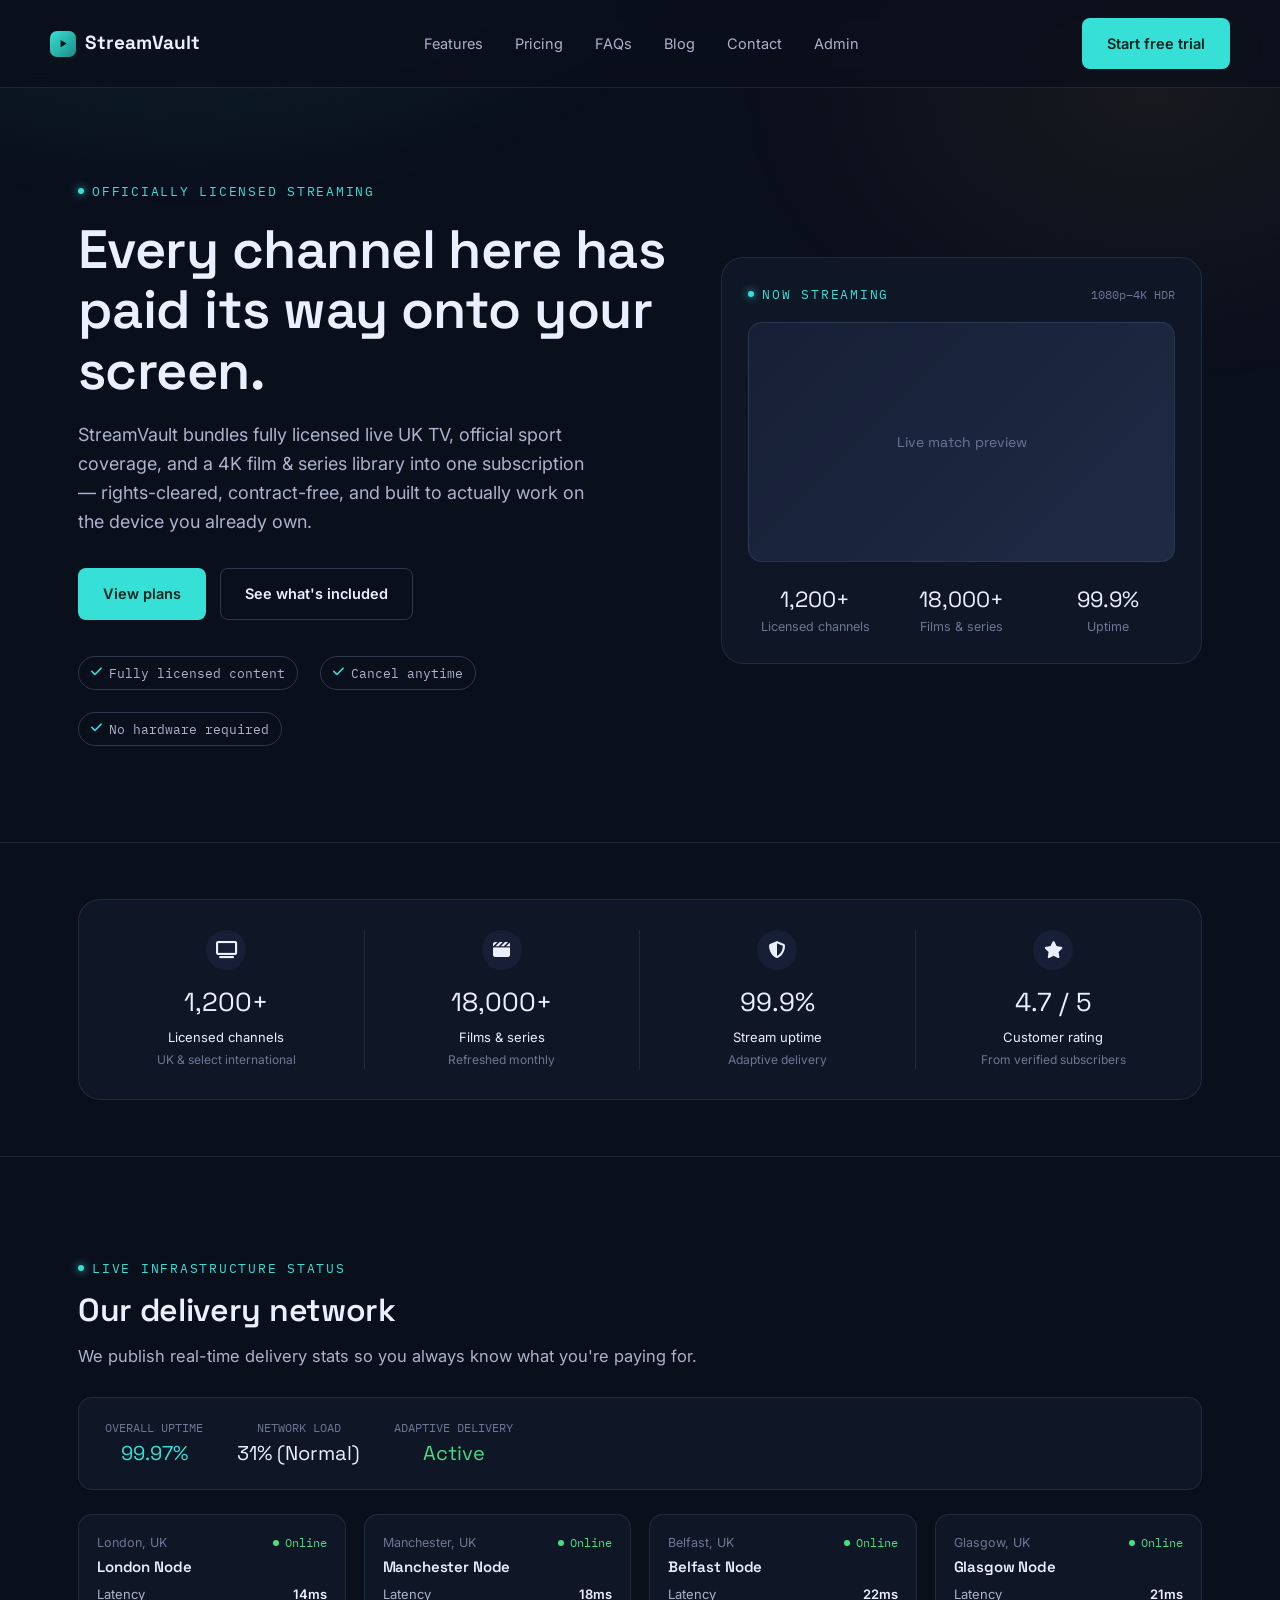
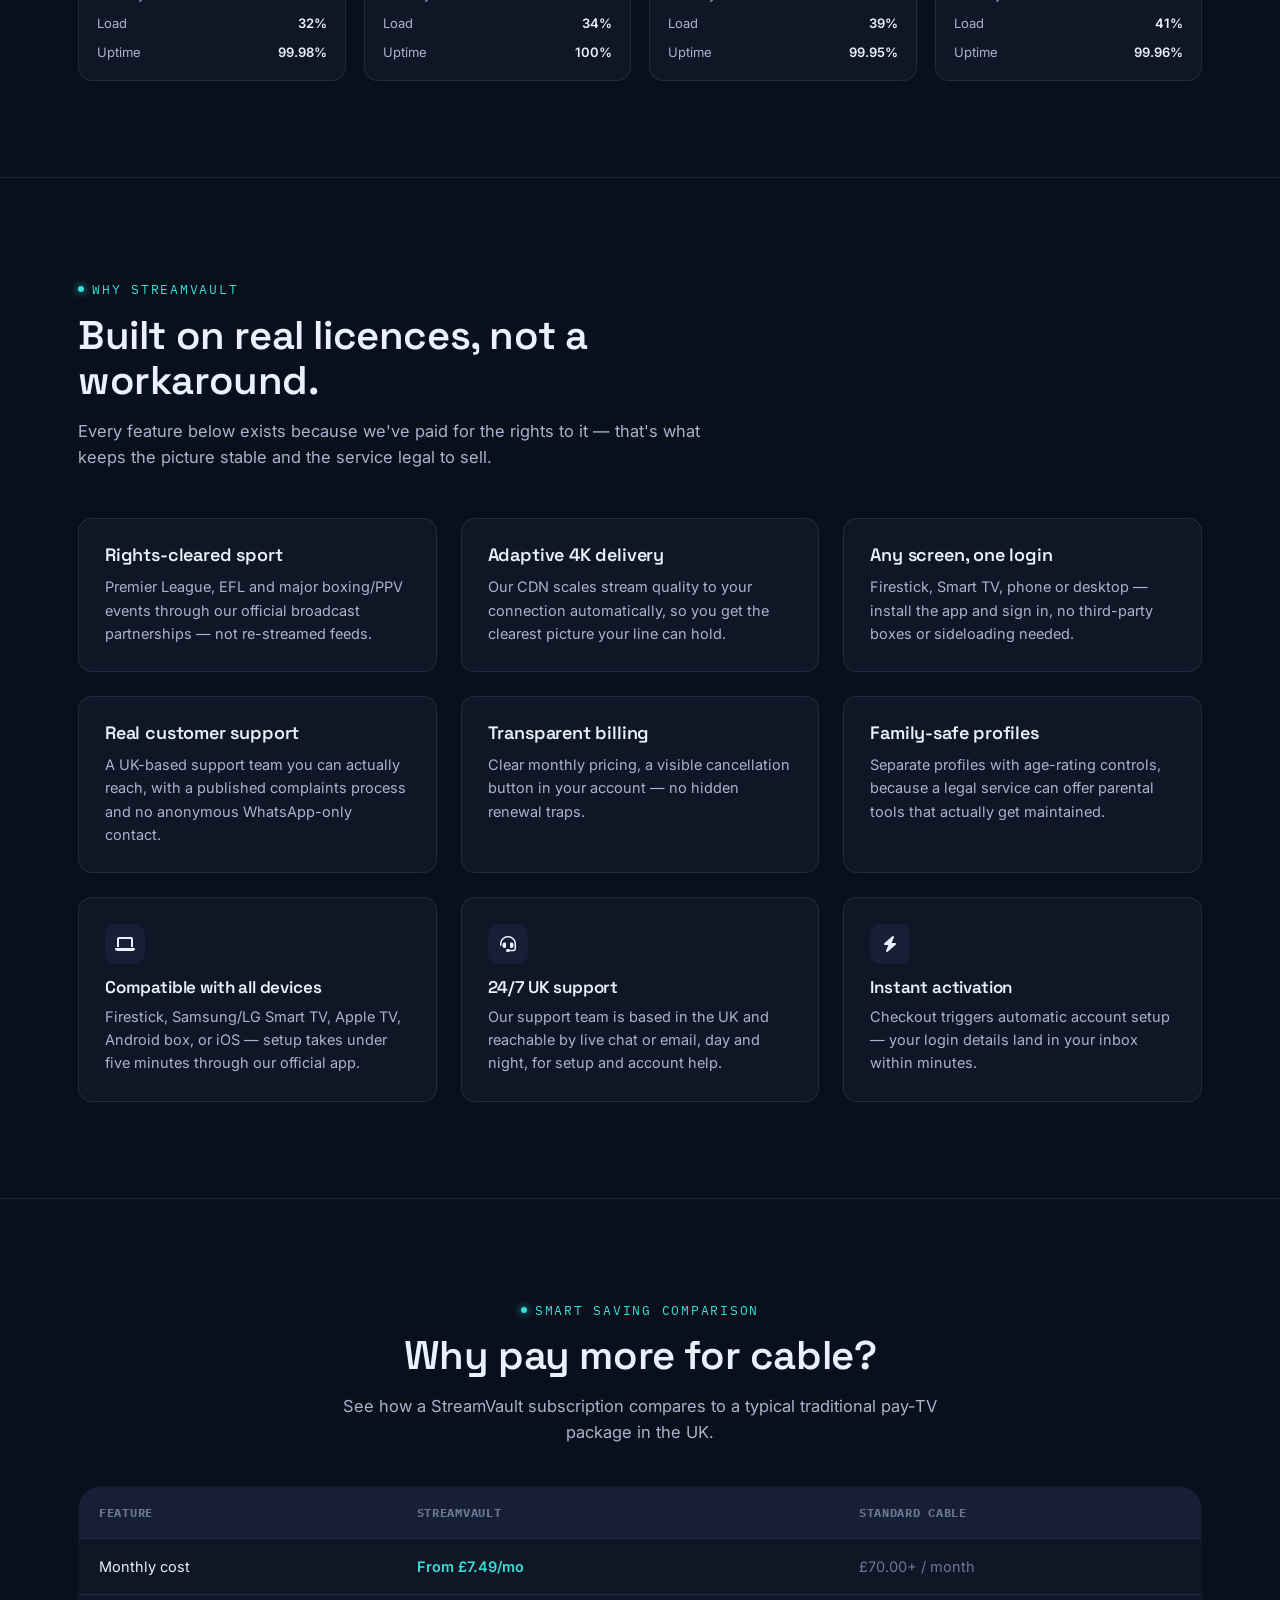
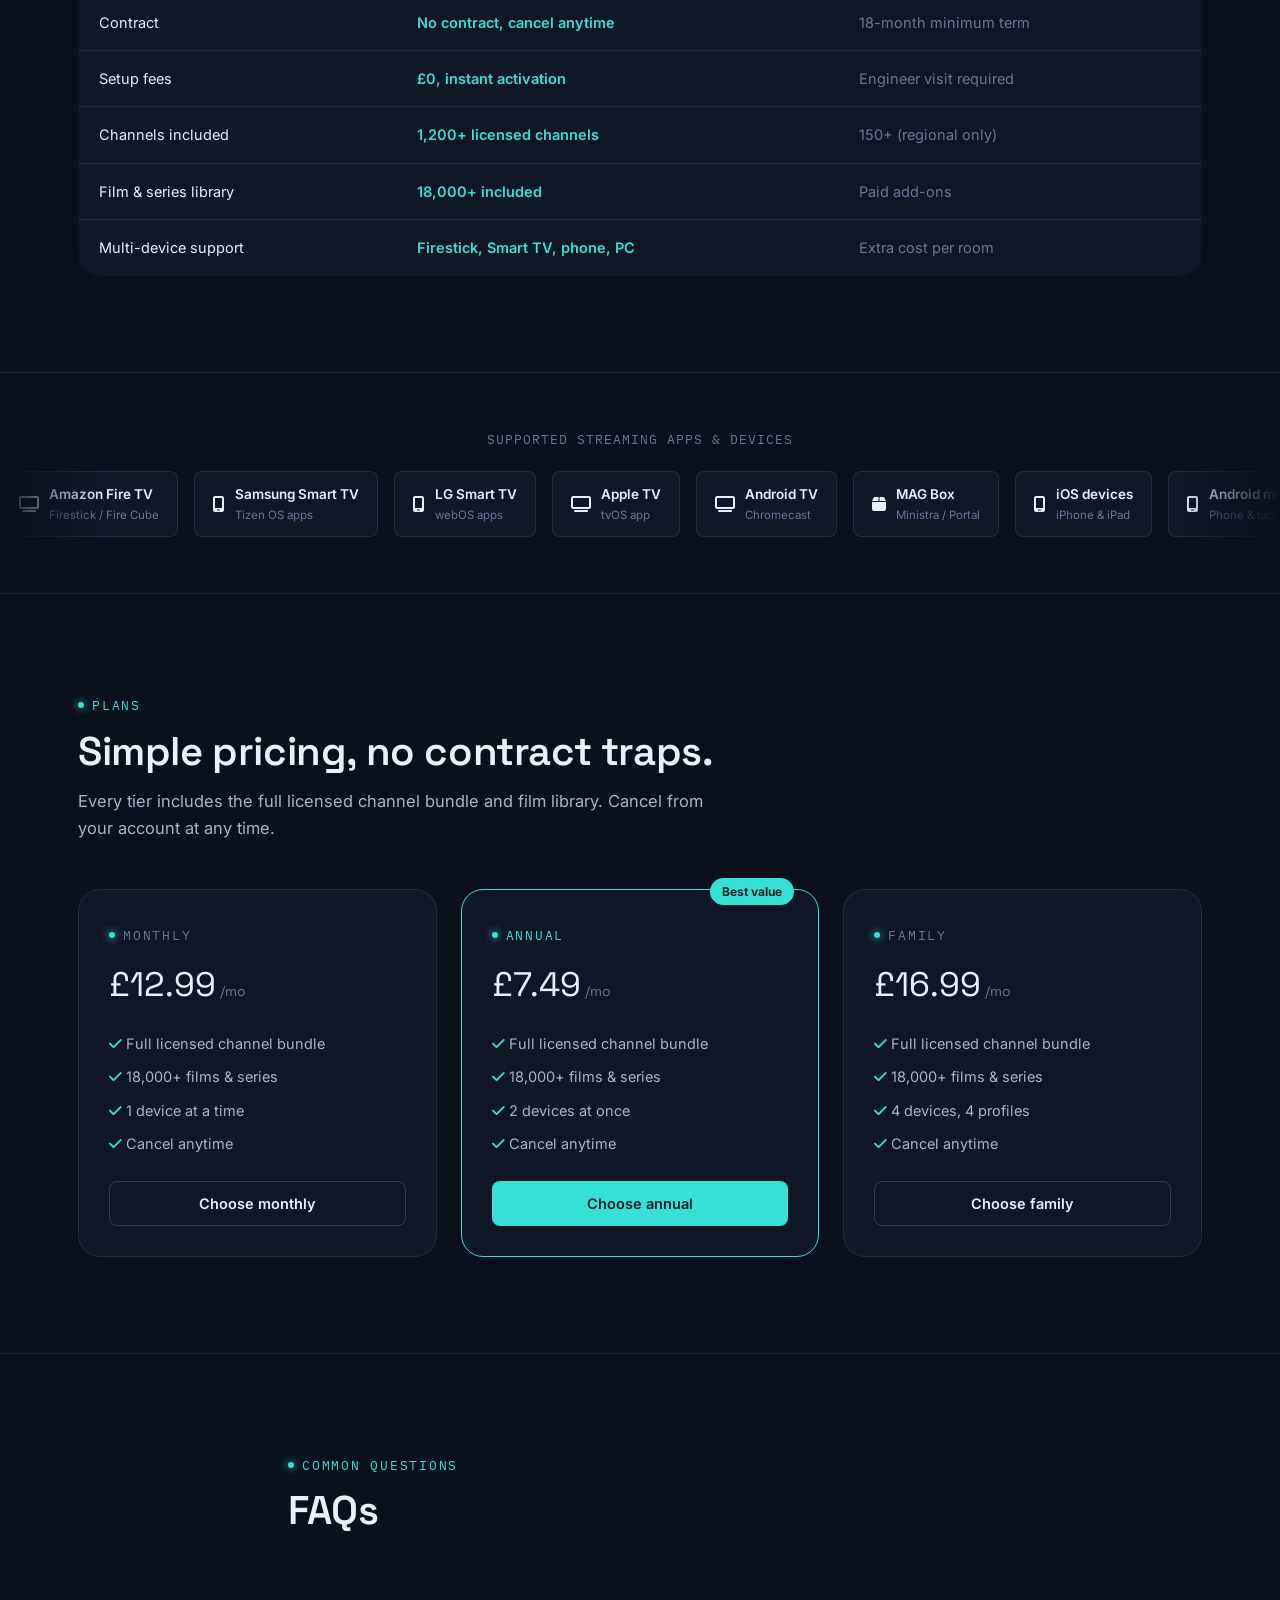
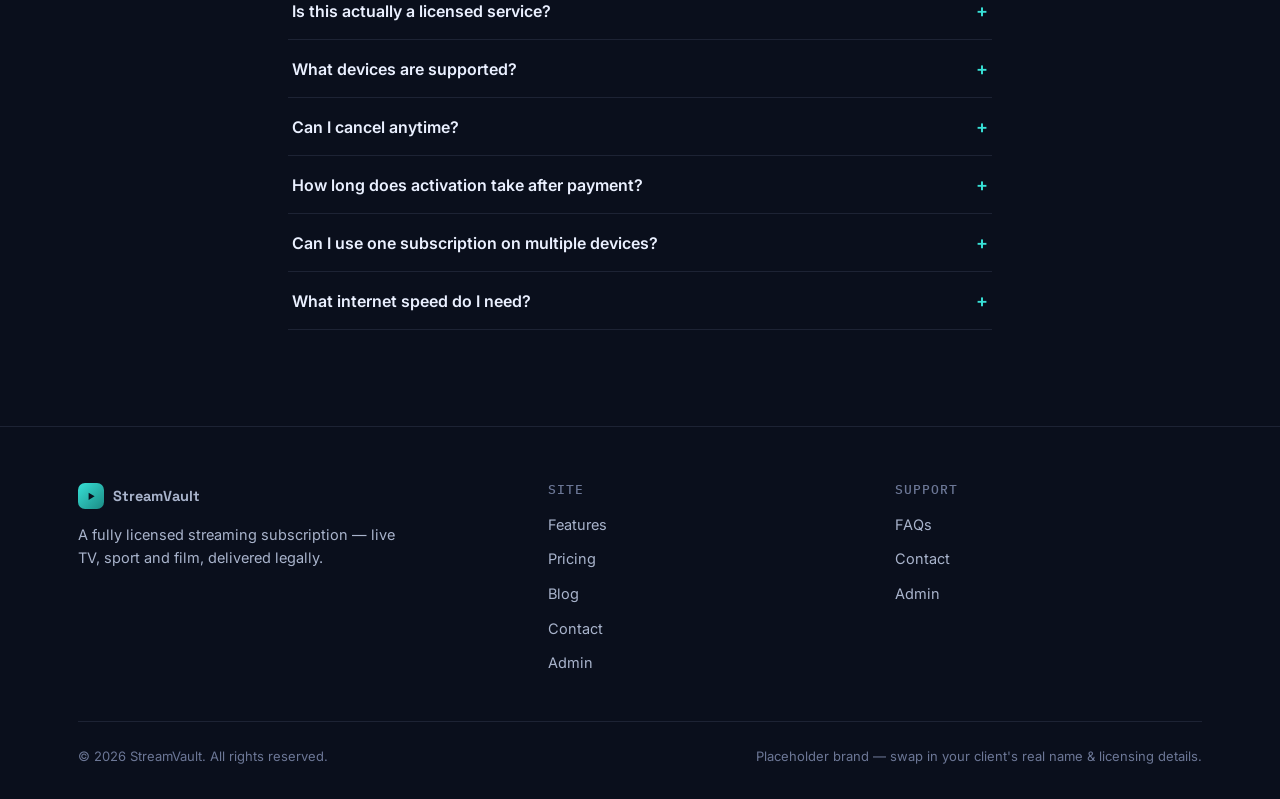
<file: index.html>
<!DOCTYPE html>
<html lang="en-GB">

<head>
  <meta charset="UTF-8">
  <meta name="viewport" content="width=device-width, initial-scale=1">
  <title>StreamVault | Licensed 4K Streaming Bundle — Live TV, Sport & Film</title>
  <meta name="description"
    content="One licensed subscription for live UK TV, official Premier League coverage, and a full film & series library in 4K. Fully rights-cleared streaming, no grey-market boxes.">
  <link rel="preconnect" href="https://fonts.googleapis.com">
  <link rel="shortcut icon" href="https://i.postimg.cc/qBGTPp8s/Untitled-removebg-preview-(1).png" type="image/x-icon">
  <link
    href="https://fonts.googleapis.com/css2?family=Space+Grotesk:wght@500;600;700&family=Inter:wght@400;500;600;700&family=IBM+Plex+Mono:wght@500&display=swap"
    rel="stylesheet">
  <link rel="stylesheet" href="https://cdnjs.cloudflare.com/ajax/libs/font-awesome/6.5.1/css/all.min.css">
  <link rel="stylesheet" href="styles.css">
</head>

<body>

  <header class="site-nav">
    <div class="wrap nav-row">
      <a href="admin.html" class="logo"><span class="logo-mark"></span>StreamVault</a>
      <nav class="nav-links">
        <a href="#features">Features</a>
        <a href="#pricing">Pricing</a>
        <a href="#faqs">FAQs</a>
        <a href="blog.html">Blog</a>
        <a href="contact.html">Contact</a>
        <a href="admin.html">Admin</a>
      </nav>
      <div class="nav-cta">
        <a href="#pricing" class="btn btn-primary">Start free trial</a>
        <button class="nav-burger" onclick="toggleMobileNav()" aria-label="Menu"><i
            class="fa-solid fa-bars"></i></button>
      </div>
    </div>
    <div class="wrap">
      <div class="nav-mobile-panel" id="mobile-nav">
        <a href="#pricing" class="btn btn-primary btn-block" style="margin-bottom:10px;"
          onclick="toggleMobileNav()">Start free trial</a>
        <a href="#features" onclick="toggleMobileNav()">Features</a>
        <a href="#pricing" onclick="toggleMobileNav()">Pricing</a>
        <a href="#faqs" onclick="toggleMobileNav()">FAQs</a>
        <a href="blog.html">Blog</a>
        <a href="contact.html">Contact</a>
        <a href="admin.html">Admin</a>
      </div>
    </div>
  </header>

  <!-- HERO -->
  <section class="section" style="border-bottom:1px solid var(--line); padding-top:88px;">
    <div class="hero-grid wrap">
      <div>
        <span class="eyebrow">Officially licensed streaming</span>
        <h1 style="font-size:clamp(34px,4.6vw,54px); margin-top:18px;">
          Every channel here has paid its way onto your screen.
        </h1>
        <p style="color:var(--fg-dim); font-size:18px; margin-top:20px; max-width:520px;">
          StreamVault bundles fully licensed live UK TV, official sport coverage, and a 4K film &amp; series library
          into one subscription — rights-cleared, contract-free, and built to actually work on the device you already
          own.
        </p>
        <div style="display:flex; gap:14px; margin-top:32px; flex-wrap:wrap;">
          <a href="#pricing" class="btn btn-primary">View plans</a>
          <a href="#features" class="btn btn-ghost">See what's included</a>
        </div>
        <div style="display:flex; gap:22px; margin-top:36px; flex-wrap:wrap;">
          <span class="pill"><i class="fa-solid fa-check" style="color:var(--cyan);"></i> Fully licensed content</span>
          <span class="pill"><i class="fa-solid fa-check" style="color:var(--cyan);"></i> Cancel anytime</span>
          <span class="pill"><i class="fa-solid fa-check" style="color:var(--cyan);"></i> No hardware required</span>
        </div>
      </div>
      <div
        style="background:var(--ink-900); border:1px solid var(--line); border-radius:var(--radius-lg); padding:26px;">
        <div style="display:flex; justify-content:space-between; align-items:center; margin-bottom:18px;">
          <span class="eyebrow">Now streaming</span>
          <span style="font-family:var(--font-mono); font-size:12px; color:var(--fg-mute);">1080p–4K HDR</span>
        </div>
        <div
          style="background:linear-gradient(135deg, var(--ink-800), var(--ink-700)); border-radius:var(--radius-md); aspect-ratio:16/9; display:flex; align-items:center; justify-content:center; border:1px solid var(--line);">
          <span style="font-family:var(--font-display); color:var(--fg-mute); font-size:14px;">Live match preview</span>
        </div>
        <div style="display:grid; grid-template-columns:repeat(3,1fr); gap:12px; margin-top:20px;">
          <div style="text-align:center;">
            <div style="font-family:var(--font-display); font-size:22px;">1,200+</div>
            <div style="color:var(--fg-mute); font-size:12.5px;">Licensed channels</div>
          </div>
          <div style="text-align:center;">
            <div style="font-family:var(--font-display); font-size:22px;">18,000+</div>
            <div style="color:var(--fg-mute); font-size:12.5px;">Films &amp; series</div>
          </div>
          <div style="text-align:center;">
            <div style="font-family:var(--font-display); font-size:22px;">99.9%</div>
            <div style="color:var(--fg-mute); font-size:12.5px;">Uptime</div>
          </div>
        </div>
      </div>
    </div>
  </section>

  <!-- STAT BAR -->
  <section class="section" style="padding:56px 0;">
    <div class="wrap">
      <div class="stat-bar">
        <div class="stat-item">
          <div class="stat-icon"><i class="fa-solid fa-tv"></i></div>
          <div class="stat-value">1,200+</div>
          <div class="stat-label">Licensed channels</div>
          <div class="stat-sub">UK &amp; select international</div>
        </div>
        <div class="stat-item">
          <div class="stat-icon"><i class="fa-solid fa-clapperboard"></i></div>
          <div class="stat-value">18,000+</div>
          <div class="stat-label">Films &amp; series</div>
          <div class="stat-sub">Refreshed monthly</div>
        </div>
        <div class="stat-item">
          <div class="stat-icon"><i class="fa-solid fa-shield-halved"></i></div>
          <div class="stat-value">99.9%</div>
          <div class="stat-label">Stream uptime</div>
          <div class="stat-sub">Adaptive delivery</div>
        </div>
        <div class="stat-item">
          <div class="stat-icon"><i class="fa-solid fa-star"></i></div>
          <div class="stat-value">4.7 / 5</div>
          <div class="stat-label">Customer rating</div>
          <div class="stat-sub">From verified subscribers</div>
        </div>
      </div>
    </div>
  </section>

  <!-- INFRA STATUS -->
  <section class="section">
    <div class="wrap">
      <div class="section-head" style="margin-bottom:28px;">
        <span class="eyebrow">Live infrastructure status</span>
        <h2 style="font-size:clamp(24px,3vw,32px);">Our delivery network</h2>
        <p>We publish real-time delivery stats so you always know what you're paying for.</p>
      </div>
      <div class="infra-summary">
        <div class="stat-item" style="border:none; padding:0;">
          <div style="color:var(--fg-mute); font-size:12px; font-family:var(--font-mono); text-transform:uppercase;">
            Overall uptime</div>
          <div class="stat-value" style="color:var(--cyan);">99.97%</div>
        </div>
        <div class="stat-item" style="border:none; padding:0;">
          <div style="color:var(--fg-mute); font-size:12px; font-family:var(--font-mono); text-transform:uppercase;">
            Network load</div>
          <div class="stat-value">31% (Normal)</div>
        </div>
        <div class="stat-item" style="border:none; padding:0;">
          <div style="color:var(--fg-mute); font-size:12px; font-family:var(--font-mono); text-transform:uppercase;">
            Adaptive delivery</div>
          <div class="stat-value" style="color:#4ADE80;">Active</div>
        </div>
      </div>
      <div class="node-grid">
        <div class="node-card">
          <div style="display:flex; justify-content:space-between; align-items:center;">
            <div style="font-size:12.5px; color:var(--fg-mute);">London, UK</div>
            <span class="node-status">Online</span>
          </div>
          <h4 style="font-size:15px; margin-top:6px;">London Node</h4>
          <div class="node-metric"><span>Latency</span><b>14ms</b></div>
          <div class="node-metric"><span>Load</span><b>32%</b></div>
          <div class="node-metric"><span>Uptime</span><b>99.98%</b></div>
        </div>
        <div class="node-card">
          <div style="display:flex; justify-content:space-between; align-items:center;">
            <div style="font-size:12.5px; color:var(--fg-mute);">Manchester, UK</div>
            <span class="node-status">Online</span>
          </div>
          <h4 style="font-size:15px; margin-top:6px;">Manchester Node</h4>
          <div class="node-metric"><span>Latency</span><b>18ms</b></div>
          <div class="node-metric"><span>Load</span><b>34%</b></div>
          <div class="node-metric"><span>Uptime</span><b>100%</b></div>
        </div>
        <div class="node-card">
          <div style="display:flex; justify-content:space-between; align-items:center;">
            <div style="font-size:12.5px; color:var(--fg-mute);">Belfast, UK</div>
            <span class="node-status">Online</span>
          </div>
          <h4 style="font-size:15px; margin-top:6px;">Belfast Node</h4>
          <div class="node-metric"><span>Latency</span><b>22ms</b></div>
          <div class="node-metric"><span>Load</span><b>39%</b></div>
          <div class="node-metric"><span>Uptime</span><b>99.95%</b></div>
        </div>
        <div class="node-card">
          <div style="display:flex; justify-content:space-between; align-items:center;">
            <div style="font-size:12.5px; color:var(--fg-mute);">Glasgow, UK</div>
            <span class="node-status">Online</span>
          </div>
          <h4 style="font-size:15px; margin-top:6px;">Glasgow Node</h4>
          <div class="node-metric"><span>Latency</span><b>21ms</b></div>
          <div class="node-metric"><span>Load</span><b>41%</b></div>
          <div class="node-metric"><span>Uptime</span><b>99.96%</b></div>
        </div>
      </div>
    </div>
  </section>

  <!-- FEATURES -->
  <section class="section" id="features">
    <div class="wrap">
      <div class="section-head">
        <span class="eyebrow">Why StreamVault</span>
        <h2>Built on real licences, not a workaround.</h2>
        <p>Every feature below exists because we've paid for the rights to it — that's what keeps the picture stable and
          the service legal to sell.</p>
      </div>
      <div class="grid-3">
        <div
          style="background:var(--ink-900); border:1px solid var(--line); border-radius:var(--radius-md); padding:26px;">
          <h3 style="font-size:18px; margin-bottom:10px;">Rights-cleared sport</h3>
          <p style="color:var(--fg-dim); font-size:14.5px;">Premier League, EFL and major boxing/PPV events through our
            official broadcast partnerships — not re-streamed feeds.</p>
        </div>
        <div
          style="background:var(--ink-900); border:1px solid var(--line); border-radius:var(--radius-md); padding:26px;">
          <h3 style="font-size:18px; margin-bottom:10px;">Adaptive 4K delivery</h3>
          <p style="color:var(--fg-dim); font-size:14.5px;">Our CDN scales stream quality to your connection
            automatically, so you get the clearest picture your line can hold.</p>
        </div>
        <div
          style="background:var(--ink-900); border:1px solid var(--line); border-radius:var(--radius-md); padding:26px;">
          <h3 style="font-size:18px; margin-bottom:10px;">Any screen, one login</h3>
          <p style="color:var(--fg-dim); font-size:14.5px;">Firestick, Smart TV, phone or desktop — install the app and
            sign in, no third-party boxes or sideloading needed.</p>
        </div>
        <div
          style="background:var(--ink-900); border:1px solid var(--line); border-radius:var(--radius-md); padding:26px;">
          <h3 style="font-size:18px; margin-bottom:10px;">Real customer support</h3>
          <p style="color:var(--fg-dim); font-size:14.5px;">A UK-based support team you can actually reach, with a
            published complaints process and no anonymous WhatsApp-only contact.</p>
        </div>
        <div
          style="background:var(--ink-900); border:1px solid var(--line); border-radius:var(--radius-md); padding:26px;">
          <h3 style="font-size:18px; margin-bottom:10px;">Transparent billing</h3>
          <p style="color:var(--fg-dim); font-size:14.5px;">Clear monthly pricing, a visible cancellation button in your
            account — no hidden renewal traps.</p>
        </div>
        <div
          style="background:var(--ink-900); border:1px solid var(--line); border-radius:var(--radius-md); padding:26px;">
          <h3 style="font-size:18px; margin-bottom:10px;">Family-safe profiles</h3>
          <p style="color:var(--fg-dim); font-size:14.5px;">Separate profiles with age-rating controls, because a legal
            service can offer parental tools that actually get maintained.</p>
        </div>
      </div>

      <!-- extra feature strip -->
      <div class="grid-3" style="margin-top:24px;">
        <div
          style="background:var(--ink-900); border:1px solid var(--line); border-radius:var(--radius-md); padding:26px;">
          <div
            style="width:40px; height:40px; border-radius:10px; background:var(--ink-800); display:flex; align-items:center; justify-content:center; margin-bottom:14px;">
            <i class="fa-solid fa-laptop"></i></div>
          <h3 style="font-size:17px; margin-bottom:8px;">Compatible with all devices</h3>
          <p style="color:var(--fg-dim); font-size:14.5px;">Firestick, Samsung/LG Smart TV, Apple TV, Android box, or
            iOS — setup takes under five minutes through our official app.</p>
        </div>
        <div
          style="background:var(--ink-900); border:1px solid var(--line); border-radius:var(--radius-md); padding:26px;">
          <div
            style="width:40px; height:40px; border-radius:10px; background:var(--ink-800); display:flex; align-items:center; justify-content:center; margin-bottom:14px;">
            <i class="fa-solid fa-headset"></i></div>
          <h3 style="font-size:17px; margin-bottom:8px;">24/7 UK support</h3>
          <p style="color:var(--fg-dim); font-size:14.5px;">Our support team is based in the UK and reachable by live
            chat or email, day and night, for setup and account help.</p>
        </div>
        <div
          style="background:var(--ink-900); border:1px solid var(--line); border-radius:var(--radius-md); padding:26px;">
          <div
            style="width:40px; height:40px; border-radius:10px; background:var(--ink-800); display:flex; align-items:center; justify-content:center; margin-bottom:14px;">
            <i class="fa-solid fa-bolt"></i></div>
          <h3 style="font-size:17px; margin-bottom:8px;">Instant activation</h3>
          <p style="color:var(--fg-dim); font-size:14.5px;">Checkout triggers automatic account setup — your login
            details land in your inbox within minutes.</p>
        </div>
      </div>
    </div>
  </section>

  <!-- COMPARISON -->
  <section class="section">
    <div class="wrap">
      <div class="section-head" style="margin: 0 auto 40px; text-align:center;">
        <span class="eyebrow">Smart saving comparison</span>
        <h2>Why pay more for cable?</h2>
        <p style="margin:14px auto 0;">See how a StreamVault subscription compares to a typical traditional pay-TV
          package in the UK.</p>
      </div>
      <div class="compare-table-wrap">
        <table class="compare-table">
          <thead>
            <tr>
              <th>Feature</th>
              <th>StreamVault</th>
              <th>Standard cable</th>
            </tr>
          </thead>
          <tbody>
            <tr>
              <td>Monthly cost</td>
              <td class="good">From £7.49/mo</td>
              <td class="bad">£70.00+ / month</td>
            </tr>
            <tr>
              <td>Contract</td>
              <td class="good">No contract, cancel anytime</td>
              <td class="bad">18-month minimum term</td>
            </tr>
            <tr>
              <td>Setup fees</td>
              <td class="good">£0, instant activation</td>
              <td class="bad">Engineer visit required</td>
            </tr>
            <tr>
              <td>Channels included</td>
              <td class="good">1,200+ licensed channels</td>
              <td class="bad">150+ (regional only)</td>
            </tr>
            <tr>
              <td>Film &amp; series library</td>
              <td class="good">18,000+ included</td>
              <td class="bad">Paid add-ons</td>
            </tr>
            <tr>
              <td>Multi-device support</td>
              <td class="good">Firestick, Smart TV, phone, PC</td>
              <td class="bad">Extra cost per room</td>
            </tr>
          </tbody>
        </table>
      </div>
    </div>
  </section>

  <!-- DEVICE MARQUEE -->
  <section class="section" style="padding:56px 0;">
    <div class="wrap">
      <p
        style="text-align:center; font-family:var(--font-mono); font-size:12.5px; letter-spacing:0.08em; color:var(--fg-mute); text-transform:uppercase; margin-bottom:22px;">
        Supported streaming apps &amp; devices</p>
    </div>
    <div class="marquee-wrap">
      <div class="marquee-track" id="marquee-track">
        <!-- filled twice by JS for seamless loop -->
      </div>
    </div>
  </section>

  <!-- PRICING -->
  <section class="section" id="pricing">
    <div class="wrap">
      <div class="section-head">
        <span class="eyebrow">Plans</span>
        <h2>Simple pricing, no contract traps.</h2>
        <p>Every tier includes the full licensed channel bundle and film library. Cancel from your account at any time.
        </p>
      </div>
      <div class="grid-3">
        <div
          style="background:var(--ink-900); border:1px solid var(--line); border-radius:var(--radius-lg); padding:30px;">
          <div class="eyebrow" style="color:var(--fg-mute);">Monthly</div>
          <div style="font-family:var(--font-display); font-size:34px; margin-top:12px;">£12.99<span
              style="font-size:14px; color:var(--fg-mute); font-weight:400;"> /mo</span></div>
          <ul
            style="margin-top:20px; display:flex; flex-direction:column; gap:10px; color:var(--fg-dim); font-size:14.5px;">
            <li><i class="fa-solid fa-check" style="color:var(--cyan);"></i> Full licensed channel bundle</li>
            <li><i class="fa-solid fa-check" style="color:var(--cyan);"></i> 18,000+ films &amp; series</li>
            <li><i class="fa-solid fa-check" style="color:var(--cyan);"></i> 1 device at a time</li>
            <li><i class="fa-solid fa-check" style="color:var(--cyan);"></i> Cancel anytime</li>
          </ul>
          <button class="btn btn-ghost btn-block" style="margin-top:26px;"
            onclick="openPlanModal('Monthly', '£12.99/mo')">Choose monthly</button>
        </div>
        <div
          style="background:var(--ink-900); border:1px solid var(--cyan); border-radius:var(--radius-lg); padding:30px; position:relative;">
          <span
            style="position:absolute; top:-12px; right:24px; background:var(--cyan); color:#04231F; font-size:12px; font-weight:700; padding:4px 12px; border-radius:100px;">Best
            value</span>
          <div class="eyebrow">Annual</div>
          <div style="font-family:var(--font-display); font-size:34px; margin-top:12px;">£7.49<span
              style="font-size:14px; color:var(--fg-mute); font-weight:400;"> /mo</span></div>
          <ul
            style="margin-top:20px; display:flex; flex-direction:column; gap:10px; color:var(--fg-dim); font-size:14.5px;">
            <li><i class="fa-solid fa-check" style="color:var(--cyan);"></i> Full licensed channel bundle</li>
            <li><i class="fa-solid fa-check" style="color:var(--cyan);"></i> 18,000+ films &amp; series</li>
            <li><i class="fa-solid fa-check" style="color:var(--cyan);"></i> 2 devices at once</li>
            <li><i class="fa-solid fa-check" style="color:var(--cyan);"></i> Cancel anytime</li>
          </ul>
          <button class="btn btn-primary btn-block" style="margin-top:26px;"
            onclick="openPlanModal('Annual', '£7.49/mo')">Choose annual</button>
        </div>
        <div
          style="background:var(--ink-900); border:1px solid var(--line); border-radius:var(--radius-lg); padding:30px;">
          <div class="eyebrow" style="color:var(--fg-mute);">Family</div>
          <div style="font-family:var(--font-display); font-size:34px; margin-top:12px;">£16.99<span
              style="font-size:14px; color:var(--fg-mute); font-weight:400;"> /mo</span></div>
          <ul
            style="margin-top:20px; display:flex; flex-direction:column; gap:10px; color:var(--fg-dim); font-size:14.5px;">
            <li><i class="fa-solid fa-check" style="color:var(--cyan);"></i> Full licensed channel bundle</li>
            <li><i class="fa-solid fa-check" style="color:var(--cyan);"></i> 18,000+ films &amp; series</li>
            <li><i class="fa-solid fa-check" style="color:var(--cyan);"></i> 4 devices, 4 profiles</li>
            <li><i class="fa-solid fa-check" style="color:var(--cyan);"></i> Cancel anytime</li>
          </ul>
          <button class="btn btn-ghost btn-block" style="margin-top:26px;"
            onclick="openPlanModal('Family', '£16.99/mo')">Choose family</button>
        </div>
      </div>
    </div>
  </section>

  <!-- Plan order modal -->
  <div class="modal-backdrop" id="plan-modal" onclick="if(event.target===this) closePlanModal()">
    <div class="modal-box" style="max-width:440px;">
      <button class="modal-close" onclick="closePlanModal()"><i class="fa-solid fa-xmark"></i></button>
      <span class="eyebrow" id="plan-modal-eyebrow">Plan</span>
      <h2 id="plan-modal-title" style="font-size:22px; margin-top:10px;">Complete your order</h2>
      <p style="color:var(--fg-dim); font-size:14px; margin-top:8px;">We'll email you to complete payment and activate
        your subscription — no card details are collected here.</p>
      <form id="plan-form" style="margin-top:20px;" onsubmit="return submitPlanOrder(event)">
        <label
          style="display:block; font-size:13px; color:var(--fg-mute); margin-bottom:6px; font-family:var(--font-mono);"
          for="p-name">Full name</label>
        <input id="p-name" type="text" required
          style="width:100%; background:var(--ink-800); border:1px solid var(--line-strong); color:var(--fg); padding:11px 13px; border-radius:8px; font-size:14.5px; margin-bottom:16px;"
          placeholder="Jane Smith">
        <label
          style="display:block; font-size:13px; color:var(--fg-mute); margin-bottom:6px; font-family:var(--font-mono);"
          for="p-email">Email</label>
        <input id="p-email" type="email" required
          style="width:100%; background:var(--ink-800); border:1px solid var(--line-strong); color:var(--fg); padding:11px 13px; border-radius:8px; font-size:14.5px; margin-bottom:8px;"
          placeholder="jane@email.com">
        <p id="p-email-error" style="display:none; color:var(--coral); font-size:12.5px; margin-bottom:12px;"></p>
        <button type="submit" id="plan-submit-btn" class="btn btn-primary btn-block">Request this plan</button>
        <p id="plan-success"
          style="display:none; color:var(--cyan); font-size:13px; margin-top:12px; text-align:center;">Order request
          sent — we'll follow up by email.</p>
        <button type="button" id="pay-now-btn" class="btn btn-ghost btn-block" style="display:none; margin-top:10px;"
          onclick="showPaymentPlaceholder()"><i class="fa-solid fa-credit-card"></i> Pay now</button>
      </form>
    </div>
  </div>

  <!-- Payment placeholder — shown after "Pay now" is clicked -->
  <div class="modal-backdrop" id="payment-modal" onclick="if(event.target===this) closePaymentModal()">
    <div class="modal-box" style="max-width:400px; text-align:center;">
      <button class="modal-close" onclick="closePaymentModal()"><i class="fa-solid fa-xmark"></i></button>
      <div
        style="width:52px; height:52px; border-radius:50%; background:var(--cyan-dim); display:flex; align-items:center; justify-content:center; margin:0 auto 16px; font-size:22px; color:var(--cyan);">
        <i class="fa-solid fa-lock"></i>
      </div>
      <h3 style="font-size:19px;">Secure payment coming soon</h3>
      <p style="color:var(--fg-dim); font-size:14px; margin-top:10px;">This is a placeholder — no real payment is
        processed here. A live version of this button would redirect to a real payment provider (e.g. Stripe or PayPal)
        to securely take card details.</p>
      <button class="btn btn-ghost btn-block" style="margin-top:20px;" onclick="closePaymentModal()">Close</button>
    </div>
  </div>

  <!-- FAQ -->
  <section class="section" id="faqs">
    <div class="wrap container-narrow">
      <div class="section-head" style="max-width:100%;">
        <span class="eyebrow">Common questions</span>
        <h2>FAQs</h2>
      </div>
      <div id="faq-list">
        <div class="faq-item">
          <button class="faq-q" onclick="toggleFaq(this)">Is this actually a licensed service?<span
              class="chev">+</span></button>
          <div class="faq-a">
            <div class="faq-a-inner">Yes — every channel and film in the bundle is delivered under direct licensing
              agreements with rights holders and broadcasters.</div>
          </div>
        </div>
        <div class="faq-item">
          <button class="faq-q" onclick="toggleFaq(this)">What devices are supported?<span
              class="chev">+</span></button>
          <div class="faq-a">
            <div class="faq-a-inner">Firestick, Android TV, Samsung/LG Smart TVs, iOS, Android and desktop browsers, via
              our official app.</div>
          </div>
        </div>
        <div class="faq-item">
          <button class="faq-q" onclick="toggleFaq(this)">Can I cancel anytime?<span class="chev">+</span></button>
          <div class="faq-a">
            <div class="faq-a-inner">Yes, cancellation is a single button in your account — no phone call or retention
              script required.</div>
          </div>
        </div>
        <div class="faq-item">
          <button class="faq-q" onclick="toggleFaq(this)">How long does activation take after payment?<span
              class="chev">+</span></button>
          <div class="faq-a">
            <div class="faq-a-inner">Activation is automated. Your login details are sent to your email within minutes
              of checkout completing.</div>
          </div>
        </div>
        <div class="faq-item">
          <button class="faq-q" onclick="toggleFaq(this)">Can I use one subscription on multiple devices?<span
              class="chev">+</span></button>
          <div class="faq-a">
            <div class="faq-a-inner">Standard plans allow one active device at a time. Our Annual and Family tiers
              support 2 and 4 simultaneous devices respectively.</div>
          </div>
        </div>
        <div class="faq-item">
          <button class="faq-q" onclick="toggleFaq(this)">What internet speed do I need?<span
              class="chev">+</span></button>
          <div class="faq-a">
            <div class="faq-a-inner">8 Mbps is enough for SD, 15 Mbps for HD, and we recommend 25 Mbps or higher for
              stable 4K streaming.</div>
          </div>
        </div>
      </div>
    </div>
  </section>

  <footer class="site-footer">
    <div class="wrap">
      <div class="footer-grid">
        <div>
          <a href="index.html" class="logo"><span class="logo-mark"></span>StreamVault</a>
          <p style="margin-top:14px;">A fully licensed streaming subscription — live TV, sport and film, delivered
            legally.</p>
        </div>
        <div>
          <h4>Site</h4>
          <ul>
            <li><a href="#features">Features</a></li>
            <li><a href="#pricing">Pricing</a></li>
            <li><a href="blog.html">Blog</a></li>
            <li><a href="contact.html">Contact</a></li>
            <li><a href="admin.html">Admin</a></li>
          </ul>
        </div>
        <div>
          <h4>Support</h4>
          <ul>
            <li><a href="#faqs">FAQs</a></li>
            <li><a href="contact.html">Contact</a></li>
            <li><a href="admin.html">Admin</a></li>
          </ul>
        </div>
      </div>
      <div class="footer-bottom">
        <span>© 2026 StreamVault. All rights reserved.</span>
        <span>Placeholder brand — swap in your client's real name &amp; licensing details.</span>
      </div>
    </div>
  </footer>

  <script src="site-data.js"></script>
  <script>
    // Mobile hamburger menu toggle
    function toggleMobileNav() {
      document.getElementById('mobile-nav').classList.toggle('open');
    }

    // FAQ accordion: click a question to expand/collapse its answer.
    function toggleFaq(btn) {
      const item = btn.closest('.faq-item');
      const answer = item.querySelector('.faq-a');
      const isOpen = item.classList.contains('open');

      document.querySelectorAll('.faq-item.open').forEach(function (el) {
        if (el !== item) {
          el.classList.remove('open');
          el.querySelector('.faq-a').style.maxHeight = null;
        }
      });

      if (isOpen) {
        item.classList.remove('open');
        answer.style.maxHeight = null;
      } else {
        item.classList.add('open');
        answer.style.maxHeight = answer.scrollHeight + 'px';
      }
    }

    // Device marquee: generic list, duplicated once for a seamless right-to-left loop.
    (function () {
      const devices = [
        ['fa-solid fa-tv', 'Amazon Fire TV', 'Firestick / Fire Cube'],
        ['fa-solid fa-mobile-screen', 'Samsung Smart TV', 'Tizen OS apps'],
        ['fa-solid fa-mobile-screen', 'LG Smart TV', 'webOS apps'],
        ['fa-solid fa-tv', 'Apple TV', 'tvOS app'],
        ['fa-solid fa-tv', 'Android TV', 'Chromecast'],
        ['fa-solid fa-box', 'MAG Box', 'Ministra / Portal'],
        ['fa-solid fa-mobile-screen', 'iOS devices', 'iPhone & iPad'],
        ['fa-solid fa-mobile-screen', 'Android mobile', 'Phone & tablet'],
        ['fa-solid fa-laptop', 'Windows PC', 'Desktop app'],
        ['fa-solid fa-laptop', 'macOS desktop', 'Desktop app']
      ];
      const track = document.getElementById('marquee-track');
      function renderSet() {
        return devices.map(function (d) {
          return '<div class="device-chip"><i class="' + d[0] + '"></i><div><div class="device-name">' + d[1] + '</div><div class="device-sub">' + d[2] + '</div></div></div>';
        }).join('');
      }
      track.innerHTML = renderSet() + renderSet();
    })();

    // Plan order modal — captures the lead so it shows up in admin.html
    // under "Plan orders". No payment is collected here; that needs a
    // real processor (Stripe, etc.) wired up before this goes live.
    let selectedPlan = null;

    function openPlanModal(planName, planPrice) {
      selectedPlan = {plan: planName, price: planPrice};
      document.getElementById('plan-modal-eyebrow').textContent = planName + ' plan';
      document.getElementById('plan-modal-title').textContent = 'Request the ' + planName + ' plan — ' + planPrice;
      document.getElementById('plan-success').style.display = 'none';
      document.getElementById('pay-now-btn').style.display = 'none';
      document.getElementById('p-email-error').style.display = 'none';
      document.getElementById('plan-form').reset();
      document.getElementById('plan-modal').classList.add('open');
    }

    function closePlanModal() {
      document.getElementById('plan-modal').classList.remove('open');
    }

    function submitPlanOrder(e) {
      e.preventDefault();
      const email = document.getElementById('p-email').value.trim();
      const errorEl = document.getElementById('p-email-error');
      const btn = document.getElementById('plan-submit-btn');
      errorEl.style.display = 'none';

      if (!SVValidate.emailFormatValid(email)) {
        errorEl.textContent = 'Please enter a valid email address.';
        errorEl.style.display = 'block';
        return false;
      }

      btn.disabled = true;
      btn.textContent = 'Checking email...';

      SVValidate.checkEmailDomain(email).then(function (result) {
        btn.disabled = false;
        btn.textContent = 'Request this plan';

        if (result === 'invalid') {
          errorEl.textContent = "This email's domain doesn't appear to accept email — please check for typos.";
          errorEl.style.display = 'block';
          return;
        }

        SVData.addOrder({
          name: document.getElementById('p-name').value.trim(),
          email: email,
          plan: selectedPlan.plan,
          price: selectedPlan.price
        });
        document.getElementById('plan-success').style.display = 'block';
        document.getElementById('pay-now-btn').style.display = 'flex';
      });

      return false;
    }

    function showPaymentPlaceholder() {
      document.getElementById('payment-modal').classList.add('open');
    }

    function closePaymentModal() {
      document.getElementById('payment-modal').classList.remove('open');
    }
  </script>

</body>

</html>
</file>
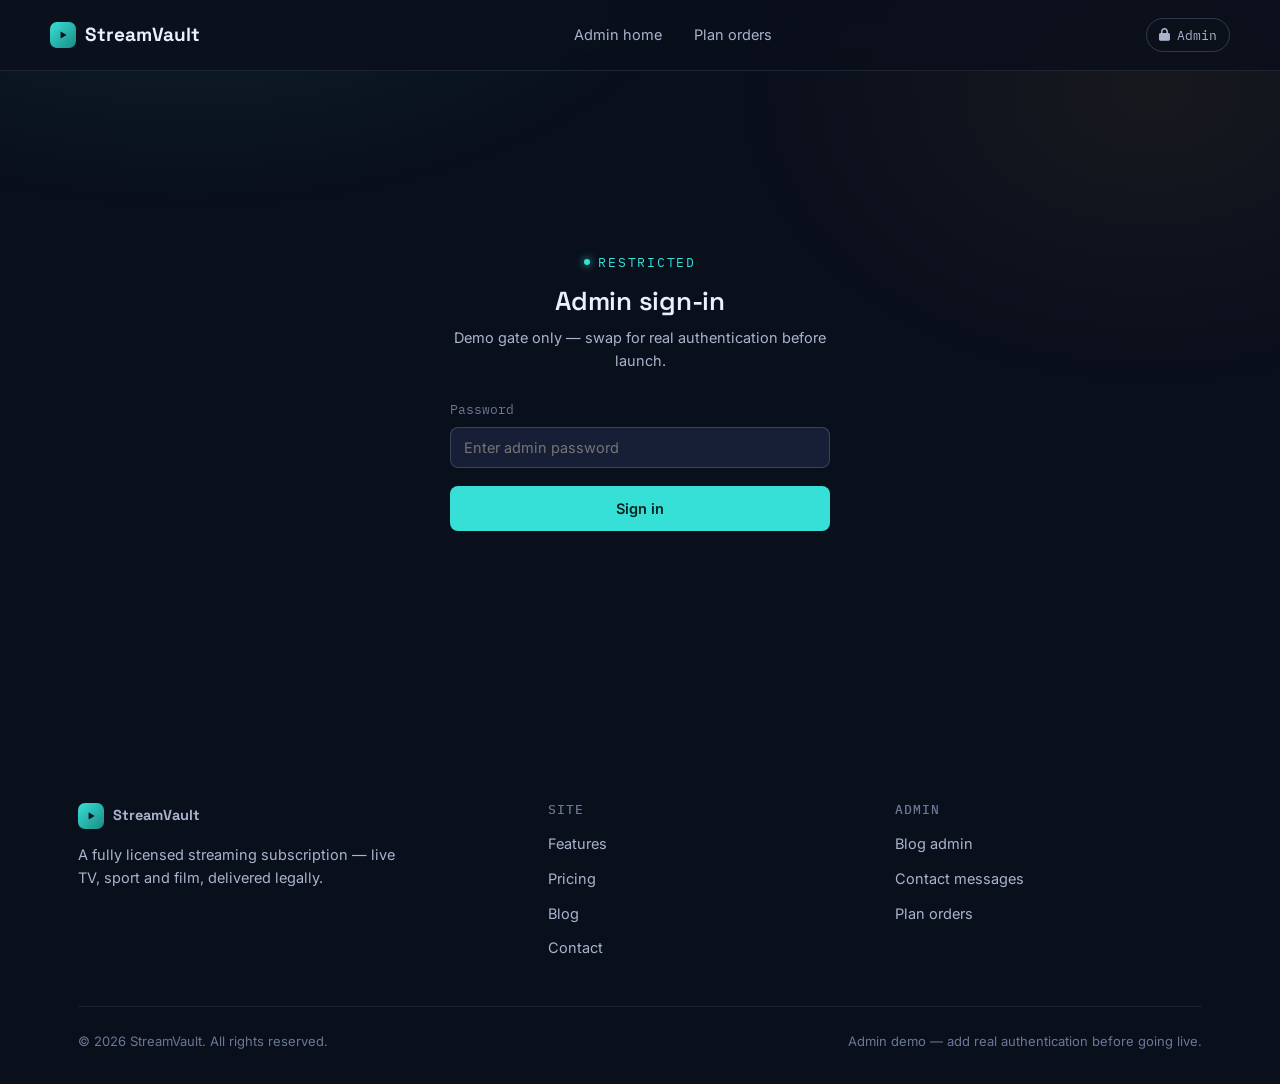
<file: admin-contact.html>
<!DOCTYPE html>
<html lang="en-GB">

<head>
  <meta charset="UTF-8">
  <meta name="viewport" content="width=device-width, initial-scale=1">
  <title>Contact Messages | Admin | StreamVault</title>
  <link
    href="https://fonts.googleapis.com/css2?family=Space+Grotesk:wght@500;600;700&family=Inter:wght@400;500;600;700&family=IBM+Plex+Mono:wght@500&display=swap"
    rel="stylesheet">
  <link rel="stylesheet" href="https://cdnjs.cloudflare.com/ajax/libs/font-awesome/6.5.1/css/all.min.css">
  <link rel="shortcut icon" href="https://i.postimg.cc/qBGTPp8s/Untitled-removebg-preview-(1).png" type="image/x-icon">
  <link rel="stylesheet" href="styles.css">
  <style>
    label {
      display: block;
      font-size: 13px;
      color: var(--fg-mute);
      margin-bottom: 6px;
      font-family: var(--font-mono);
    }

    input,
    textarea {
      width: 100%;
      background: var(--ink-800);
      border: 1px solid var(--line-strong);
      color: var(--fg);
      padding: 11px 13px;
      border-radius: var(--radius-sm);
      font-family: var(--font-body);
      font-size: 14.5px;
      margin-bottom: 18px;
    }

    textarea {
      resize: vertical;
      min-height: 90px;
    }

    .admin-card {
      background: var(--ink-900);
      border: 1px solid var(--line);
      border-radius: var(--radius-lg);
      padding: 24px;
      margin-bottom: 18px;
    }

    .lock-screen {
      max-width: 380px;
      margin: 120px auto;
      text-align: center;
    }

    .note {
      background: var(--amber-dim);
      border: 1px solid rgba(242, 184, 75, 0.3);
      color: var(--amber);
      font-size: 13px;
      padding: 12px 16px;
      border-radius: var(--radius-sm);
      margin-bottom: 24px;
      font-family: var(--font-mono);
    }

    .msg-top {
      display: flex;
      justify-content: space-between;
      align-items: flex-start;
      gap: 14px;
      flex-wrap: wrap;
    }

    .msg-name {
      font-size: 16px;
      font-weight: 600;
    }

    .msg-meta {
      color: var(--fg-mute);
      font-size: 12.5px;
      font-family: var(--font-mono);
      margin-top: 4px;
    }

    .msg-body {
      color: var(--fg-dim);
      font-size: 14.5px;
      margin-top: 14px;
      line-height: 1.6;
    }

    .badge {
      font-size: 11px;
      padding: 3px 9px;
      border-radius: 100px;
      font-family: var(--font-mono);
    }

    .badge-open {
      background: var(--amber-dim);
      color: var(--amber);
    }

    .badge-replied {
      background: var(--cyan-dim);
      color: var(--cyan);
    }

    .btn-danger {
      background: transparent;
      border: 1px solid rgba(255, 107, 107, 0.4);
      color: var(--coral);
      padding: 7px 14px;
      font-size: 13px;
      border-radius: var(--radius-sm);
      cursor: pointer;
    }

    .btn-danger:hover {
      background: rgba(255, 107, 107, 0.1);
    }

    .reply-box {
      display: none;
      margin-top: 16px;
      border-top: 1px solid var(--line);
      padding-top: 16px;
    }

    .reply-box.open {
      display: block;
    }
  </style>
</head>

<body>

  <header class="site-nav">
    <div class="wrap nav-row">
      <a href="index.html" class="logo"><span class="logo-mark"></span>StreamVault</a>
      <nav class="nav-links">
        <a href="admin.html">Admin home</a>
        <a href="admin-plans.html">Plan orders</a>
      </nav>
      <div class="nav-cta">
        <span class="pill"><i class="fa-solid fa-lock"></i> Admin</span>
        <button class="nav-burger" onclick="toggleMobileNav()" aria-label="Menu"><i
            class="fa-solid fa-bars"></i></button>
      </div>
    </div>
    <div class="wrap">
      <div class="nav-mobile-panel" id="mobile-nav">
        <a href="admin.html">Admin home</a>
        <a href="admin-plans.html">Plan orders</a>
      </div>
    </div>
  </header>

  <div class="wrap" style="padding-top:56px; padding-bottom:96px; max-width:820px;">

    <div id="lock" class="lock-screen">
      <span class="eyebrow">Restricted</span>
      <h1 style="font-size:26px; margin-top:14px;">Admin sign-in</h1>
      <p style="color:var(--fg-dim); font-size:14.5px; margin-top:10px;">Demo gate only — swap for real authentication
        before launch.</p>
      <div style="margin-top:28px; text-align:left;">
        <label for="pw">Password</label>
        <input id="pw" type="password" placeholder="Enter admin password">
        <button class="btn btn-primary btn-block" onclick="tryUnlock()">Sign in</button>
        <p id="pw-error" style="display:none; color:var(--coral); font-size:13px; margin-top:10px;">Incorrect password.
        </p>
      </div>
    </div>

    <div id="dashboard" style="display:none;">
      <span class="eyebrow">Admin</span>
      <h1 style="font-size:clamp(24px,3vw,32px); margin-top:14px;">Contact messages</h1>
      <p style="color:var(--fg-dim); font-size:15px; margin-top:8px; max-width:560px;">Messages sent through the Contact
        page. Click "Reply" to write a response — it opens your own email app with the message ready to send.</p>

      <div class="note">Replies open your default email app (mailto link) so a real email actually goes out. Fully
        automatic server-side sending would need a backend email service (e.g. Resend, SendGrid) wired in later.</div>

      <div id="message-list"></div>
      <p id="no-messages" style="color:var(--fg-mute); font-size:14px; display:none;">No messages yet.</p>

      <div class="grid-2" style="margin-top:32px;">
        <a href="admin.html" class="admin-card" style="display:block; text-decoration:none;">
          <span class="eyebrow">Manage</span>
          <h3 style="font-size:18px; margin-top:10px;">Blog admin →</h3>
          <p style="color:var(--fg-dim); font-size:14px; margin-top:8px;">Publish, edit, or delete blog posts.</p>
        </a>
        <a href="admin-plans.html" class="admin-card" style="display:block; text-decoration:none;">
          <span class="eyebrow">Manage</span>
          <h3 style="font-size:18px; margin-top:10px;">Plan order requests →</h3>
          <p style="color:var(--fg-dim); font-size:14px; margin-top:8px;">View plan requests from the pricing page and
            update their status.</p>
        </a>
      </div>
    </div>
  </div>

  <footer class="site-footer">
    <div class="wrap">
      <div class="footer-grid">
        <div>
          <a href="index.html" class="logo"><span class="logo-mark"></span>StreamVault</a>
          <p style="margin-top:14px;">A fully licensed streaming subscription — live TV, sport and film, delivered
            legally.</p>
        </div>
        <div>
          <h4>Site</h4>
          <ul>
            <li><a href="index.html#features">Features</a></li>
            <li><a href="index.html#pricing">Pricing</a></li>
            <li><a href="blog.html">Blog</a></li>
            <li><a href="contact.html">Contact</a></li>
          </ul>
        </div>
        <div>
          <h4>Admin</h4>
          <ul>
            <li><a href="admin.html">Blog admin</a></li>
            <li><a href="admin-contact.html">Contact messages</a></li>
            <li><a href="admin-plans.html">Plan orders</a></li>
          </ul>
        </div>
      </div>
      <div class="footer-bottom">
        <span>© 2026 StreamVault. All rights reserved.</span>
        <span>Admin demo — add real authentication before going live.</span>
      </div>
    </div>
  </footer>

  <script src="site-data.js"></script>
  <script>
    const DEMO_PASSWORD = 'admin123';

    function toggleMobileNav() {
      document.getElementById('mobile-nav').classList.toggle('open');
    }

    function tryUnlock() {
      const val = document.getElementById('pw').value;
      if (val === DEMO_PASSWORD) {
        document.getElementById('lock').style.display = 'none';
        document.getElementById('dashboard').style.display = 'block';
        renderMessages();
      } else {
        document.getElementById('pw-error').style.display = 'block';
      }
    }
    document.getElementById('pw').addEventListener('keydown', function (e) {
      if (e.key === 'Enter') tryUnlock();
    });

    function escapeHtml(str) {
      const div = document.createElement('div');
      div.textContent = str || '';
      return div.innerHTML;
    }

    function renderMessages() {
      const msgs = SVData.getMessages();
      const list = document.getElementById('message-list');
      const empty = document.getElementById('no-messages');
      list.innerHTML = '';

      if (msgs.length === 0) {
        empty.style.display = 'block';
        return;
      }
      empty.style.display = 'none';

      msgs.slice().reverse().forEach(function (msg) {
        const card = document.createElement('div');
        card.className = 'admin-card';
        card.innerHTML =
          '<div class="msg-top">' +
          '<div>' +
          '<div class="msg-name">' + escapeHtml(msg.name) + ' <span class="badge ' + (msg.replied ? 'badge-replied' : 'badge-open') + '">' + (msg.replied ? 'Replied' : 'Awaiting reply') + '</span></div>' +
          '<div class="msg-meta">' + escapeHtml(msg.email) + (msg.phone ? ' · ' + escapeHtml(msg.phone) : '') + ' · ' + escapeHtml(msg.topic) + ' · ' + escapeHtml(msg.date) + '</div>' +
          '</div>' +
          '<button class="btn-danger" onclick="removeMessage(\'' + msg.id + '\')">Delete</button>' +
          '</div>' +
          '<div class="msg-body">' + escapeHtml(msg.message) + '</div>' +
          '<div style="margin-top:14px; display:flex; gap:10px;">' +
          '<button class="btn btn-ghost" onclick="toggleReply(\'' + msg.id + '\')"><i class="fa-solid fa-reply"></i> Reply</button>' +
          '</div>' +
          '<div class="reply-box" id="reply-' + msg.id + '">' +
          '<label>Subject</label>' +
          '<input id="subject-' + msg.id + '" type="text" value="Re: your message to StreamVault">' +
          '<label>Your reply</label>' +
          '<textarea id="body-' + msg.id + '" placeholder="Write your reply here...">Hi ' + escapeHtml(msg.name) + ',\n\nThanks for reaching out about \u201c' + escapeHtml(msg.topic) + '\u201d.\n\n\n\nBest,\nStreamVault Support</textarea>' +
          '<div style="display:flex; gap:10px; flex-wrap:wrap;">' +
          '<button class="btn btn-primary" onclick="sendReply(\'' + msg.id + '\', \'' + escapeHtml(msg.email) + '\')"><i class="fa-solid fa-paper-plane"></i> Open in email app</button>' +
          '<button class="btn btn-ghost" onclick="copyReply(\'' + msg.id + '\', \'' + escapeHtml(msg.email) + '\')"><i class="fa-regular fa-copy"></i> Copy reply</button>' +
          '</div>' +
          '<p id="sent-note-' + msg.id + '" style="display:none; color:var(--cyan); font-size:12.5px; margin-top:10px;"></p>' +
          '</div>';
        list.appendChild(card);
      });
    }

    function toggleReply(id) {
      const box = document.getElementById('reply-' + id);
      box.classList.toggle('open');
    }

    // Opens the admin's own email client via a mailto: link, pre-filled
    // with the customer's address, a subject, and the reply body. IMPORTANT:
    // this only works if the browser/device has a default email app set up
    // (e.g. Outlook, Apple Mail, or Gmail configured as default). If nothing
    // happens when clicked, that's why — use "Copy reply" instead and paste
    // it into Gmail/Outlook's website manually.
    function sendReply(id, email) {
      const subject = document.getElementById('subject-' + id).value;
      const body = document.getElementById('body-' + id).value;
      const mailto = 'mailto:' + encodeURIComponent(email) +
        '?subject=' + encodeURIComponent(subject) +
        '&body=' + encodeURIComponent(body);
      window.location.href = mailto;
      SVData.markMessageReplied(id);
      markBadgeReplied(id);
      const note = document.getElementById('sent-note-' + id);
      if (note) {
        note.style.display = 'block';
        note.textContent = 'Opening your email app now. Nothing happened? Use "Copy reply" below and paste it into Gmail/Outlook instead.';
      }
    }

    // Fallback for when no default email app is configured: copies the
    // recipient, subject, and body to the clipboard so it can be pasted
    // straight into any webmail compose window.
    function copyReply(id, email) {
      const subject = document.getElementById('subject-' + id).value;
      const body = document.getElementById('body-' + id).value;
      const text = 'To: ' + email + '\nSubject: ' + subject + '\n\n' + body;
      navigator.clipboard.writeText(text).then(function () {
        SVData.markMessageReplied(id);
        markBadgeReplied(id);
        const note = document.getElementById('sent-note-' + id);
        if (note) {
          note.style.display = 'block';
          note.textContent = 'Copied! Paste it into Gmail, Outlook, or any mail app and hit send.';
        }
      }).catch(function () {
        alert('Could not copy automatically — please select and copy the reply text manually.');
      });
    }

    // Updates just the status badge in place, without re-rendering the
    // whole list (which would collapse the open reply box).
    function markBadgeReplied(id) {
      const cards = document.querySelectorAll('.admin-card');
      cards.forEach(function (card) {
        const box = card.querySelector('#reply-' + id);
        if (!box) return;
        const badge = card.querySelector('.badge');
        if (badge) {
          badge.textContent = 'Replied';
          badge.className = 'badge badge-replied';
        }
      });
    }

    function removeMessage(id) {
      SVData.deleteMessage(id);
      renderMessages();
    }
  </script>

</body>

</html>
</file>
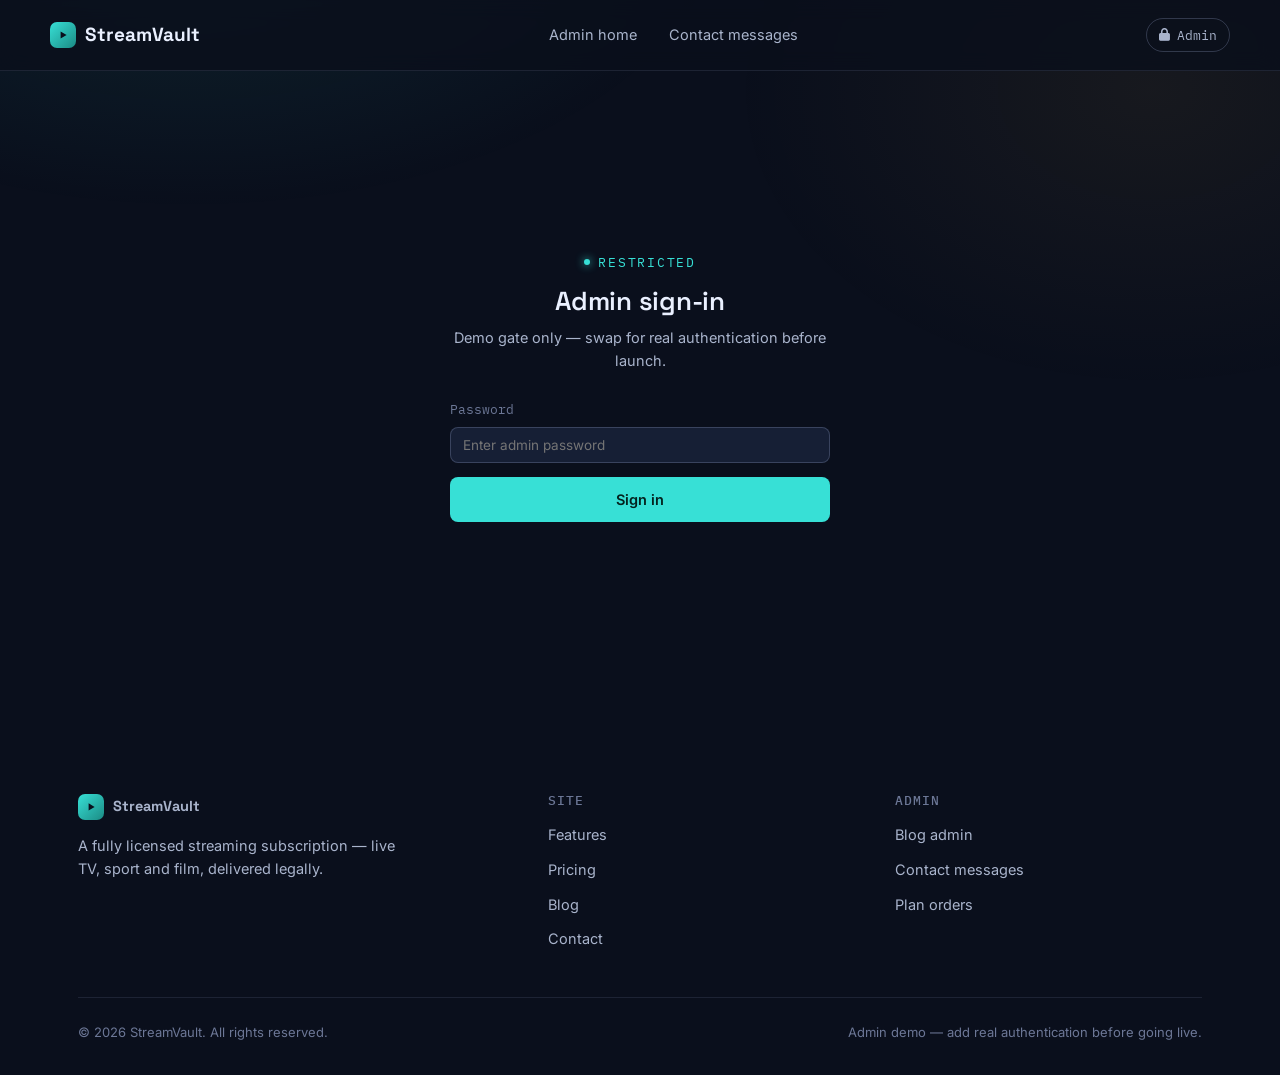
<file: admin-plans.html>
<!DOCTYPE html>
<html lang="en-GB">

<head>
  <meta charset="UTF-8">
  <meta name="viewport" content="width=device-width, initial-scale=1">
  <title>Plan Orders | Admin | StreamVault</title>
  <link
    href="https://fonts.googleapis.com/css2?family=Space+Grotesk:wght@500;600;700&family=Inter:wght@400;500;600;700&family=IBM+Plex+Mono:wght@500&display=swap"
    rel="stylesheet">
  <link rel="stylesheet" href="https://cdnjs.cloudflare.com/ajax/libs/font-awesome/6.5.1/css/all.min.css">
  <link rel="shortcut icon" href="https://i.postimg.cc/qBGTPp8s/Untitled-removebg-preview-(1).png" type="image/x-icon">
  <link rel="stylesheet" href="styles.css">
  <style>
    label {
      display: block;
      font-size: 13px;
      color: var(--fg-mute);
      margin-bottom: 6px;
      font-family: var(--font-mono);
    }

    input,
    select {
      background: var(--ink-800);
      border: 1px solid var(--line-strong);
      color: var(--fg);
      padding: 9px 12px;
      border-radius: var(--radius-sm);
      font-family: var(--font-body);
      font-size: 13.5px;
    }

    .admin-card {
      background: var(--ink-900);
      border: 1px solid var(--line);
      border-radius: var(--radius-lg);
      padding: 22px 24px;
      margin-bottom: 14px;
    }

    .lock-screen {
      max-width: 380px;
      margin: 120px auto;
      text-align: center;
    }

    .note {
      background: var(--amber-dim);
      border: 1px solid rgba(242, 184, 75, 0.3);
      color: var(--amber);
      font-size: 13px;
      padding: 12px 16px;
      border-radius: var(--radius-sm);
      margin-bottom: 24px;
      font-family: var(--font-mono);
    }

    .order-row {
      display: flex;
      justify-content: space-between;
      align-items: center;
      gap: 14px;
      flex-wrap: wrap;
    }

    .order-name {
      font-size: 15.5px;
      font-weight: 600;
    }

    .order-meta {
      color: var(--fg-mute);
      font-size: 12.5px;
      font-family: var(--font-mono);
      margin-top: 4px;
    }

    .order-plan {
      font-family: var(--font-display);
      font-size: 15px;
      color: var(--cyan);
    }

    .btn-danger {
      background: transparent;
      border: 1px solid rgba(255, 107, 107, 0.4);
      color: var(--coral);
      padding: 7px 14px;
      font-size: 13px;
      border-radius: var(--radius-sm);
      cursor: pointer;
    }

    .btn-danger:hover {
      background: rgba(255, 107, 107, 0.1);
    }

    .summary-bar {
      display: flex;
      gap: 20px;
      margin-bottom: 24px;
      flex-wrap: wrap;
    }

    .summary-chip {
      background: var(--ink-900);
      border: 1px solid var(--line);
      border-radius: var(--radius-md);
      padding: 14px 20px;
    }

    .summary-chip .num {
      font-family: var(--font-display);
      font-size: 22px;
    }

    .summary-chip .lbl {
      font-size: 12px;
      color: var(--fg-mute);
      margin-top: 2px;
    }
  </style>
</head>

<body>

  <header class="site-nav">
    <div class="wrap nav-row">
      <a href="index.html" class="logo"><span class="logo-mark"></span>StreamVault</a>
      <nav class="nav-links">
        <a href="admin.html">Admin home</a>
        <a href="admin-contact.html">Contact messages</a>
      </nav>
      <div class="nav-cta">
        <span class="pill"><i class="fa-solid fa-lock"></i> Admin</span>
        <button class="nav-burger" onclick="toggleMobileNav()" aria-label="Menu"><i
            class="fa-solid fa-bars"></i></button>
      </div>
    </div>
    <div class="wrap">
      <div class="nav-mobile-panel" id="mobile-nav">
        <a href="admin.html">Admin home</a>
        <a href="admin-contact.html">Contact messages</a>
      </div>
    </div>
  </header>

  <div class="wrap" style="padding-top:56px; padding-bottom:96px; max-width:820px;">

    <div id="lock" class="lock-screen">
      <span class="eyebrow">Restricted</span>
      <h1 style="font-size:26px; margin-top:14px;">Admin sign-in</h1>
      <p style="color:var(--fg-dim); font-size:14.5px; margin-top:10px;">Demo gate only — swap for real authentication
        before launch.</p>
      <div style="margin-top:28px; text-align:left;">
        <label for="pw">Password</label>
        <input id="pw" type="password" style="width:100%; margin-bottom:14px;" placeholder="Enter admin password">
        <button class="btn btn-primary btn-block" onclick="tryUnlock()">Sign in</button>
        <p id="pw-error" style="display:none; color:var(--coral); font-size:13px; margin-top:10px;">Incorrect password.
        </p>
      </div>
    </div>

    <div id="dashboard" style="display:none;">
      <span class="eyebrow">Admin</span>
      <h1 style="font-size:clamp(24px,3vw,32px); margin-top:14px;">Plan order requests</h1>
      <p style="color:var(--fg-dim); font-size:15px; margin-top:8px; max-width:560px;">Sent when someone chooses a plan
        on the pricing page.</p>

      <div class="note">No payment is collected on the site yet — these are leads to follow up with. Update status as
        you contact and bill each customer. Wire up a real payment processor before going live.</div>

      <div class="summary-bar" id="summary-bar"></div>

      <div id="order-list"></div>
      <p id="no-orders" style="color:var(--fg-mute); font-size:14px; display:none;">No plan requests yet.</p>

      <div class="grid-2" style="margin-top:32px;">
        <a href="admin.html" class="admin-card" style="display:block; text-decoration:none;">
          <span class="eyebrow">Manage</span>
          <h3 style="font-size:18px; margin-top:10px;">Blog admin →</h3>
          <p style="color:var(--fg-dim); font-size:14px; margin-top:8px;">Publish, edit, or delete blog posts.</p>
        </a>
        <a href="admin-contact.html" class="admin-card" style="display:block; text-decoration:none;">
          <span class="eyebrow">Manage</span>
          <h3 style="font-size:18px; margin-top:10px;">Contact messages →</h3>
          <p style="color:var(--fg-dim); font-size:14px; margin-top:8px;">View and reply to messages sent through the
            Contact page.</p>
        </a>
      </div>
    </div>
  </div>

  <footer class="site-footer">
    <div class="wrap">
      <div class="footer-grid">
        <div>
          <a href="index.html" class="logo"><span class="logo-mark"></span>StreamVault</a>
          <p style="margin-top:14px;">A fully licensed streaming subscription — live TV, sport and film, delivered
            legally.</p>
        </div>
        <div>
          <h4>Site</h4>
          <ul>
            <li><a href="index.html#features">Features</a></li>
            <li><a href="index.html#pricing">Pricing</a></li>
            <li><a href="blog.html">Blog</a></li>
            <li><a href="contact.html">Contact</a></li>
          </ul>
        </div>
        <div>
          <h4>Admin</h4>
          <ul>
            <li><a href="admin.html">Blog admin</a></li>
            <li><a href="admin-contact.html">Contact messages</a></li>
            <li><a href="admin-plans.html">Plan orders</a></li>
          </ul>
        </div>
      </div>
      <div class="footer-bottom">
        <span>© 2026 StreamVault. All rights reserved.</span>
        <span>Admin demo — add real authentication before going live.</span>
      </div>
    </div>
  </footer>

  <script src="site-data.js"></script>
  <script>
    const DEMO_PASSWORD = 'admin123';

    function toggleMobileNav() {
      document.getElementById('mobile-nav').classList.toggle('open');
    }

    function tryUnlock() {
      const val = document.getElementById('pw').value;
      if (val === DEMO_PASSWORD) {
        document.getElementById('lock').style.display = 'none';
        document.getElementById('dashboard').style.display = 'block';
        renderOrders();
      } else {
        document.getElementById('pw-error').style.display = 'block';
      }
    }
    document.getElementById('pw').addEventListener('keydown', function (e) {
      if (e.key === 'Enter') tryUnlock();
    });

    function escapeHtml(str) {
      const div = document.createElement('div');
      div.textContent = str || '';
      return div.innerHTML;
    }

    const STATUSES = ['Pending payment', 'Contacted', 'Paid', 'Cancelled'];

    function renderOrders() {
      const orders = SVData.getOrders();
      const list = document.getElementById('order-list');
      const empty = document.getElementById('no-orders');
      const summary = document.getElementById('summary-bar');
      list.innerHTML = '';

      const counts = {};
      STATUSES.forEach(function (s) {counts[s] = 0;});
      orders.forEach(function (o) {if (counts[o.status] !== undefined) counts[o.status]++;});
      summary.innerHTML = STATUSES.map(function (s) {
        return '<div class="summary-chip"><div class="num">' + counts[s] + '</div><div class="lbl">' + s + '</div></div>';
      }).join('');

      if (orders.length === 0) {
        empty.style.display = 'block';
        return;
      }
      empty.style.display = 'none';

      orders.slice().reverse().forEach(function (order) {
        const card = document.createElement('div');
        card.className = 'admin-card';
        const options = STATUSES.map(function (s) {
          return '<option value="' + s + '"' + (s === order.status ? ' selected' : '') + '>' + s + '</option>';
        }).join('');
        card.innerHTML =
          '<div class="order-row">' +
          '<div>' +
          '<div class="order-name">' + escapeHtml(order.name) + '</div>' +
          '<div class="order-meta">' + escapeHtml(order.email) + ' · ' + escapeHtml(order.date) + '</div>' +
          '</div>' +
          '<div class="order-plan">' + escapeHtml(order.plan) + ' — ' + escapeHtml(order.price) + '</div>' +
          '<select onchange="setStatus(\'' + order.id + '\', this.value)">' + options + '</select>' +
          '<button class="btn-danger" onclick="removeOrder(\'' + order.id + '\')">Delete</button>' +
          '</div>';
        list.appendChild(card);
      });
    }

    function setStatus(id, status) {
      SVData.updateOrderStatus(id, status);
      renderOrders();
    }

    function removeOrder(id) {
      SVData.deleteOrder(id);
      renderOrders();
    }
  </script>

</body>

</html>
</file>
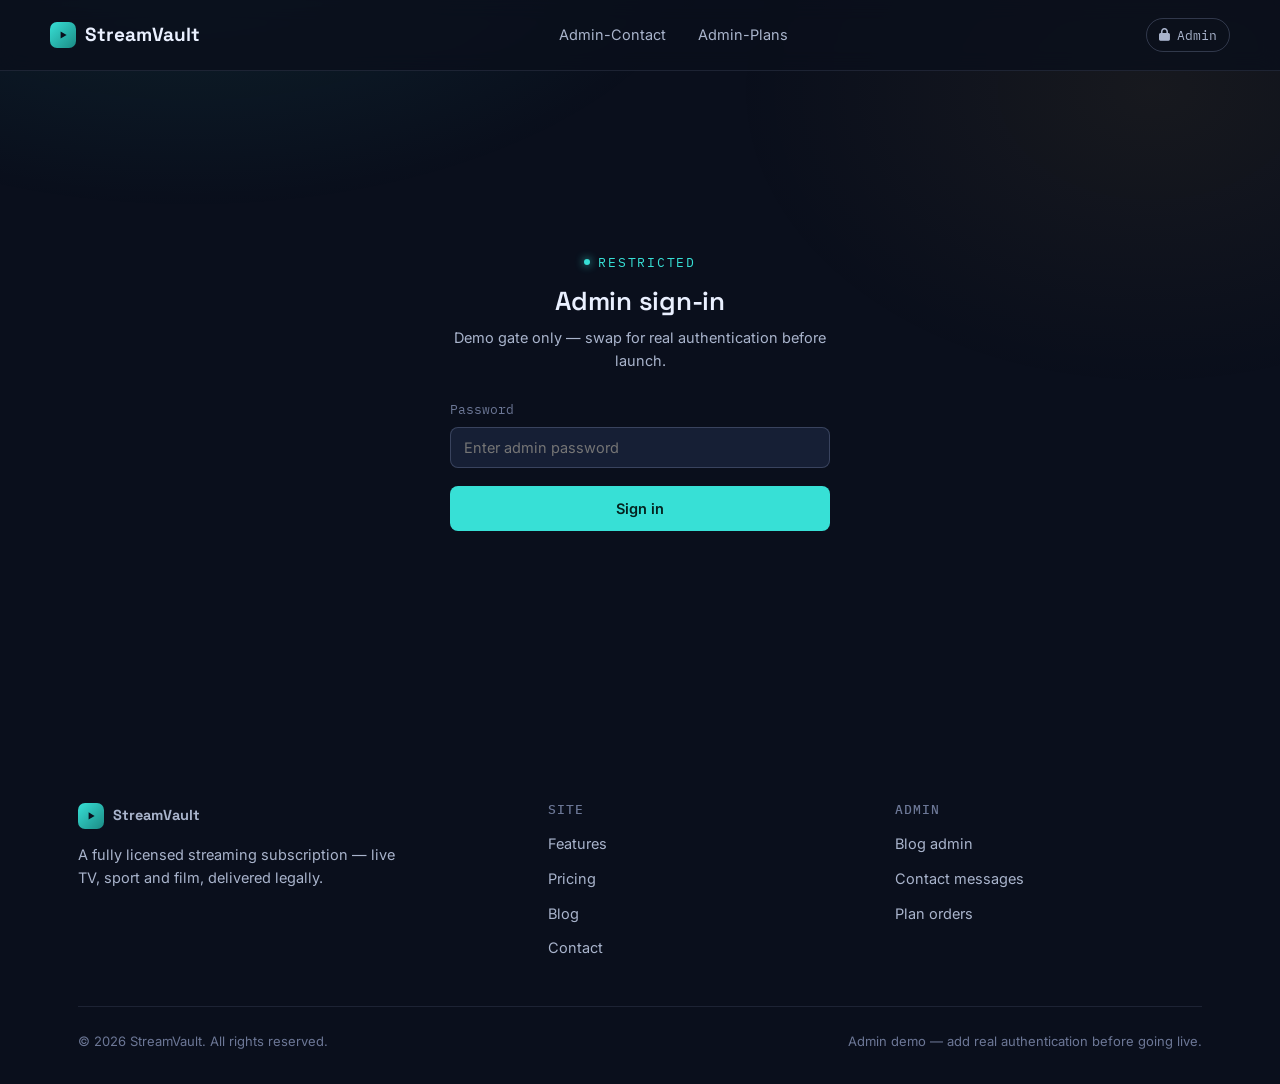
<file: admin.html>
<!DOCTYPE html>
<html lang="en-GB">

<head>
  <meta charset="UTF-8">
  <meta name="viewport" content="width=device-width, initial-scale=1">
  <title>Admin | StreamVault</title>
  <link
    href="https://fonts.googleapis.com/css2?family=Space+Grotesk:wght@500;600;700&family=Inter:wght@400;500;600;700&family=IBM+Plex+Mono:wght@500&display=swap"
    rel="stylesheet">
  <link rel="stylesheet" href="https://cdnjs.cloudflare.com/ajax/libs/font-awesome/6.5.1/css/all.min.css">
  <link rel="shortcut icon" href="https://i.postimg.cc/qBGTPp8s/Untitled-removebg-preview-(1).png" type="image/x-icon">
  <link rel="stylesheet" href="styles.css">
  <style>
    .admin-shell {
      display: grid;
      grid-template-columns: 1fr 1.1fr;
      gap: 32px;
    }

    @media (max-width: 900px) {
      .admin-shell {
        grid-template-columns: 1fr;
      }
    }

    label {
      display: block;
      font-size: 13px;
      color: var(--fg-mute);
      margin-bottom: 6px;
      font-family: var(--font-mono);
    }

    input,
    textarea,
    select {
      width: 100%;
      background: var(--ink-800);
      border: 1px solid var(--line-strong);
      color: var(--fg);
      padding: 11px 13px;
      border-radius: var(--radius-sm);
      font-family: var(--font-body);
      font-size: 14.5px;
      margin-bottom: 18px;
    }

    textarea {
      resize: vertical;
      min-height: 90px;
    }

    .admin-card {
      background: var(--ink-900);
      border: 1px solid var(--line);
      border-radius: var(--radius-lg);
      padding: 28px;
    }

    .post-row {
      display: flex;
      justify-content: space-between;
      align-items: center;
      gap: 12px;
      padding: 12px 0;
      border-bottom: 1px solid var(--line);
    }

    .post-row:last-child {
      border-bottom: none;
    }

    .post-row-left {
      display: flex;
      align-items: center;
      gap: 12px;
      min-width: 0;
    }

    .post-row-thumb {
      width: 56px;
      height: 40px;
      border-radius: 6px;
      object-fit: cover;
      flex-shrink: 0;
      background: var(--ink-700);
    }

    .post-row-title {
      font-size: 14.5px;
      overflow: hidden;
      text-overflow: ellipsis;
      white-space: nowrap;
    }

    .post-row-meta {
      color: var(--fg-mute);
      font-size: 12.5px;
      font-family: var(--font-mono);
    }

    .btn-danger {
      background: transparent;
      border: 1px solid rgba(255, 107, 107, 0.4);
      color: var(--coral);
      padding: 7px 14px;
      font-size: 13px;
      border-radius: var(--radius-sm);
      cursor: pointer;
      flex-shrink: 0;
    }

    .btn-danger:hover {
      background: rgba(255, 107, 107, 0.1);
    }

    .lock-screen {
      max-width: 380px;
      margin: 120px auto;
      text-align: center;
    }

    .note {
      background: var(--amber-dim);
      border: 1px solid rgba(242, 184, 75, 0.3);
      color: var(--amber);
      font-size: 13px;
      padding: 12px 16px;
      border-radius: var(--radius-sm);
      margin-bottom: 24px;
      font-family: var(--font-mono);
    }

    .img-preview {
      width: 100%;
      aspect-ratio: 16/9;
      border-radius: var(--radius-sm);
      border: 1px solid var(--line-strong);
      object-fit: cover;
      margin-bottom: 18px;
      background: var(--ink-800);
      display: none;
    }
  </style>
</head>

<body>

  <header class="site-nav">
    <div class="wrap nav-row">
      <a href="index.html" class="logo"><span class="logo-mark"></span>StreamVault</a>
      <nav class="nav-links">
        <a href="admin-contact.html">Admin-Contact</a>
        <a href="admin-plans.html">Admin-Plans</a>
      </nav>
      <div class="nav-cta">
        <span class="pill"><i class="fa-solid fa-lock"></i> Admin</span>
        <button class="nav-burger" onclick="toggleMobileNav()" aria-label="Menu"><i
            class="fa-solid fa-bars"></i></button>
      </div>
    </div>
    <div class="wrap">
      <div class="nav-mobile-panel" id="mobile-nav">
        <a href="index.html#features">Features</a>
        <a href="index.html#pricing">Pricing</a>
        <a href="blog.html">Blog</a>
        <a href="contact.html">Contact</a>
      </div>
    </div>
  </header>

  <div class="wrap" style="padding-top:56px; padding-bottom:96px;">

    <!-- Simple gate: demo-only, replace with real auth before going live -->
    <div id="lock" class="lock-screen">
      <span class="eyebrow">Restricted</span>
      <h1 style="font-size:26px; margin-top:14px;">Admin sign-in</h1>
      <p style="color:var(--fg-dim); font-size:14.5px; margin-top:10px;">Demo gate only — swap for real authentication
        before launch.</p>
      <div style="margin-top:28px; text-align:left;">
        <label for="pw">Password</label>
        <input id="pw" type="password" placeholder="Enter admin password">
        <button class="btn btn-primary btn-block" onclick="tryUnlock()">Sign in</button>
        <p id="pw-error" style="display:none; color:var(--coral); font-size:13px; margin-top:10px;">Incorrect password.
        </p>
      </div>
    </div>

    <!-- Dashboard: hidden until unlocked -->
    <div id="dashboard" style="display:none;">
      <span class="eyebrow">Content admin</span>
      <h1 style="font-size:clamp(26px,3.2vw,36px); margin-top:14px;">Publish a blog post</h1>
      <p style="color:var(--fg-dim); font-size:15px; margin-top:10px; max-width:560px;">New posts appear at the top of
        the public blog page immediately. You can delete any post below, including the two starter posts.</p>

      <div class="note">Posts are stored in this browser only (localStorage demo). Wire this up to a real backend/CMS
        before production use.</div>

      <div class="admin-shell" style="margin-top:32px;">
        <div class="admin-card">
          <h3 style="font-size:16px; margin-bottom:20px;">New post</h3>

          <label for="f-image">Image URL</label>
          <input id="f-image" type="text" placeholder="https://... (paste an image link)" oninput="previewImage()">
          <img id="img-preview" class="img-preview" alt="Preview">

          <label for="f-title">Title</label>
          <input id="f-title" type="text" placeholder="e.g. How we license our sports coverage">

          <label for="f-category">Category</label>
          <select id="f-category">
            <option>Guide</option>
            <option>Update</option>
            <option>Licensing</option>
            <option>Behind the scenes</option>
          </select>

          <label for="f-excerpt">Excerpt</label>
          <textarea id="f-excerpt" placeholder="One or two sentences that summarise the post."></textarea>

          <label for="f-body">Full post (optional)</label>
          <div class="rte-toolbar">
            <button type="button" class="rte-btn" onclick="rteCmd('bold')"><b>B</b></button>
            <button type="button" class="rte-btn" onclick="rteCmd('italic')"><i>I</i></button>
            <button type="button" class="rte-btn" onclick="rteCmd('insertUnorderedList')">• List</button>
            <button type="button" class="rte-btn" onclick="rteInsertImage()"><i class="fa-regular fa-image"></i>
              Image</button>
            <button type="button" class="rte-btn" onclick="rteInsertTable()"><i class="fa-solid fa-table"></i>
              Table</button>
          </div>
          <div id="f-body" class="rte-editor" contenteditable="true"
            data-placeholder="Write the full post here — use the toolbar to add images, lists, or a table."></div>

          <button class="btn btn-primary btn-block" onclick="publishPost()">Publish post</button>
          <p id="publish-msg" style="display:none; color:var(--cyan); font-size:13px; margin-top:12px;">Published —
            check the blog page.</p>
        </div>

        <div class="admin-card">
          <h3 style="font-size:16px; margin-bottom:6px;">Published posts</h3>
          <p style="color:var(--fg-mute); font-size:13px; margin-bottom:14px;">Includes the two starter posts — delete
            any of them here.</p>
          <div id="post-list"></div>
          <p id="no-posts" style="color:var(--fg-mute); font-size:13.5px; display:none;">Nothing published yet.</p>
        </div>
      </div>

      <div class="grid-2" style="margin-top:24px;">
        <a href="admin-contact.html" class="admin-card" style="display:block; text-decoration:none;">
          <span class="eyebrow">Manage</span>
          <h3 style="font-size:18px; margin-top:10px;">Contact messages →</h3>
          <p style="color:var(--fg-dim); font-size:14px; margin-top:8px;">View and reply to messages sent through the
            Contact page.</p>
        </a>
        <a href="admin-plans.html" class="admin-card" style="display:block; text-decoration:none;">
          <span class="eyebrow">Manage</span>
          <h3 style="font-size:18px; margin-top:10px;">Plan order requests →</h3>
          <p style="color:var(--fg-dim); font-size:14px; margin-top:8px;">View plan requests from the pricing page and
            update their status.</p>
        </a>
      </div>
    </div>
  </div>

  <footer class="site-footer">
    <div class="wrap">
      <div class="footer-grid">
        <div>
          <a href="index.html" class="logo"><span class="logo-mark"></span>StreamVault</a>
          <p style="margin-top:14px;">A fully licensed streaming subscription — live TV, sport and film, delivered
            legally.</p>
        </div>
        <div>
          <h4>Site</h4>
          <ul>
            <li><a href="index.html#features">Features</a></li>
            <li><a href="index.html#pricing">Pricing</a></li>
            <li><a href="blog.html">Blog</a></li>
            <li><a href="contact.html">Contact</a></li>
          </ul>
        </div>
        <div>
          <h4>Admin</h4>
          <ul>
            <li><a href="admin.html">Blog admin</a></li>
            <li><a href="admin-contact.html">Contact messages</a></li>
            <li><a href="admin-plans.html">Plan orders</a></li>
          </ul>
        </div>
      </div>
      <div class="footer-bottom">
        <span>© 2026 StreamVault. All rights reserved.</span>
        <span>Admin demo — add real authentication before going live.</span>
      </div>
    </div>
  </footer>

  <script src="blog-data.js"></script>
  <script>
    // ---- Demo-only password gate. Replace with real auth (server session,
    // SSO, etc.) before this ever touches a live client site. ----
    const DEMO_PASSWORD = 'admin123';

    function toggleMobileNav() {
      document.getElementById('mobile-nav').classList.toggle('open');
    }

    function tryUnlock() {
      const val = document.getElementById('pw').value;
      if (val === DEMO_PASSWORD) {
        document.getElementById('lock').style.display = 'none';
        document.getElementById('dashboard').style.display = 'block';
        renderPosts();
      } else {
        document.getElementById('pw-error').style.display = 'block';
      }
    }

    function previewImage() {
      const url = document.getElementById('f-image').value.trim();
      const img = document.getElementById('img-preview');
      if (!url) {img.style.display = 'none'; return;}
      img.src = url;
      img.style.display = 'block';
    }

    function rteCmd(command) {
      document.getElementById('f-body').focus();
      document.execCommand(command, false, null);
    }

    function rteInsertImage() {
      const url = prompt('Paste an image URL to insert into the post:');
      if (!url) return;
      document.getElementById('f-body').focus();
      document.execCommand('insertHTML', false, '<img src="' + url.replace(/"/g, '&quot;') + '" alt="">');
    }

    function rteInsertTable() {
      const rows = parseInt(prompt('How many rows?', '2'), 10) || 2;
      const cols = parseInt(prompt('How many columns?', '2'), 10) || 2;
      let html = '<table>';
      for (let r = 0; r < rows; r++) {
        html += '<tr>';
        for (let c = 0; c < cols; c++) html += '<td>Cell</td>';
        html += '</tr>';
      }
      html += '</table><p><br></p>';
      document.getElementById('f-body').focus();
      document.execCommand('insertHTML', false, html);
    }

    function publishPost() {
      const image = document.getElementById('f-image').value.trim();
      const title = document.getElementById('f-title').value.trim();
      const category = document.getElementById('f-category').value;
      const excerpt = document.getElementById('f-excerpt').value.trim();
      const body = document.getElementById('f-body').innerHTML.trim();

      if (!title || !excerpt) {
        alert('Please add at least a title and excerpt.');
        return;
      }

      SVBlog.addPost({
        image: image,
        title: title,
        category: category,
        excerpt: excerpt,
        body: body,
        date: new Date().toISOString().slice(0, 10)
      });

      document.getElementById('f-image').value = '';
      document.getElementById('f-title').value = '';
      document.getElementById('f-excerpt').value = '';
      document.getElementById('f-body').innerHTML = '';
      document.getElementById('img-preview').style.display = 'none';

      const msg = document.getElementById('publish-msg');
      msg.style.display = 'block';
      setTimeout(function () {msg.style.display = 'none';}, 2500);

      renderPosts();
    }

    function deletePost(id) {
      SVBlog.deletePost(id);
      renderPosts();
    }

    function renderPosts() {
      const posts = SVBlog.getPosts();
      const list = document.getElementById('post-list');
      const empty = document.getElementById('no-posts');
      list.innerHTML = '';

      if (posts.length === 0) {
        empty.style.display = 'block';
        return;
      }
      empty.style.display = 'none';

      posts
        .slice()
        .reverse()
        .forEach(function (post) {
          const row = document.createElement('div');
          row.className = 'post-row';
          const thumb = post.image
            ? '<img class="post-row-thumb" src="' + escapeAttr(post.image) + '" alt="">'
            : '<div class="post-row-thumb"></div>';
          row.innerHTML =
            '<div class="post-row-left">' + thumb +
            '<div><div class="post-row-title">' + escapeHtml(post.title) + '</div>' +
            '<div class="post-row-meta">' + escapeHtml(post.category) + ' · ' + escapeHtml(post.date) + '</div></div></div>' +
            '<button class="btn-danger" onclick="deletePost(\'' + post.id + '\')">Delete</button>';
          list.appendChild(row);
        });
    }

    function escapeHtml(str) {
      const div = document.createElement('div');
      div.textContent = str || '';
      return div.innerHTML;
    }
    function escapeAttr(str) {return escapeHtml(str);}

    document.getElementById('pw').addEventListener('keydown', function (e) {
      if (e.key === 'Enter') tryUnlock();
    });
  </script>

</body>

</html>
</file>
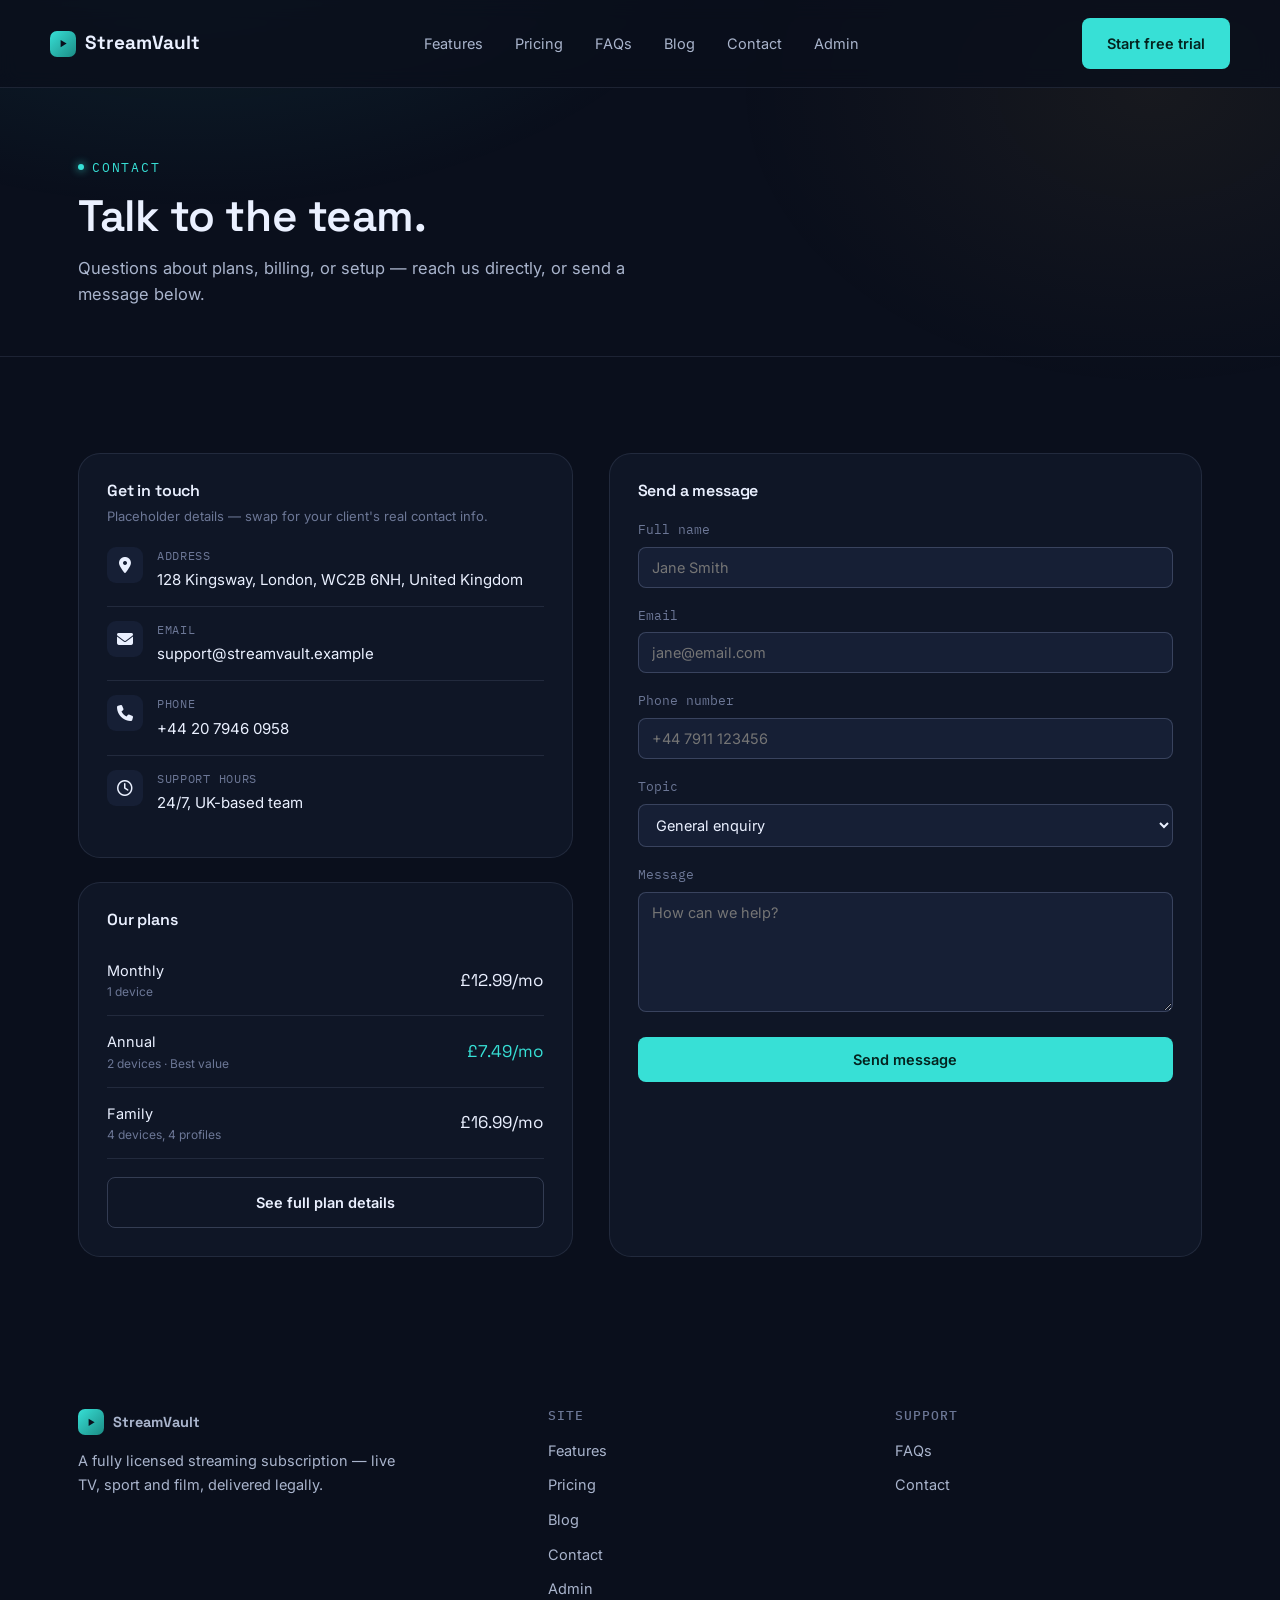
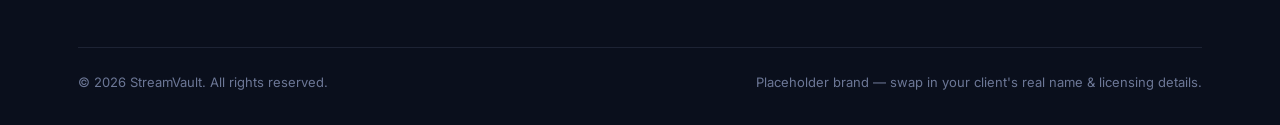
<file: contact.html>
<!DOCTYPE html>
<html lang="en-GB">

<head>
  <meta charset="UTF-8">
  <meta name="viewport" content="width=device-width, initial-scale=1">
  <title>Contact | StreamVault</title>
  <link
    href="https://fonts.googleapis.com/css2?family=Space+Grotesk:wght@500;600;700&family=Inter:wght@400;500;600;700&family=IBM+Plex+Mono:wght@500&display=swap"
    rel="stylesheet">
  <link rel="stylesheet" href="https://cdnjs.cloudflare.com/ajax/libs/font-awesome/6.5.1/css/all.min.css">
  <link rel="shortcut icon" href="https://i.postimg.cc/qBGTPp8s/Untitled-removebg-preview-(1).png" type="image/x-icon">
  <link rel="stylesheet" href="styles.css">
  <style>
    .contact-shell {
      display: grid;
      grid-template-columns: 1fr 1.2fr;
      gap: 36px;
    }

    @media (max-width: 900px) {
      .contact-shell {
        grid-template-columns: 1fr;
      }
    }

    .contact-card {
      background: var(--ink-900);
      border: 1px solid var(--line);
      border-radius: var(--radius-lg);
      padding: 28px;
    }

    .contact-row {
      display: flex;
      gap: 14px;
      align-items: flex-start;
      padding: 14px 0;
      border-bottom: 1px solid var(--line);
    }

    .contact-row:last-child {
      border-bottom: none;
    }

    .contact-icon {
      width: 36px;
      height: 36px;
      border-radius: 9px;
      background: var(--ink-800);
      display: flex;
      align-items: center;
      justify-content: center;
      flex-shrink: 0;
    }

    .contact-label {
      font-family: var(--font-mono);
      font-size: 11.5px;
      color: var(--fg-mute);
      text-transform: uppercase;
      letter-spacing: 0.06em;
    }

    .contact-value {
      font-size: 15px;
      margin-top: 3px;
    }

    label {
      display: block;
      font-size: 13px;
      color: var(--fg-mute);
      margin-bottom: 6px;
      font-family: var(--font-mono);
    }

    input,
    select,
    textarea {
      width: 100%;
      background: var(--ink-800);
      border: 1px solid var(--line-strong);
      color: var(--fg);
      padding: 11px 13px;
      border-radius: var(--radius-sm);
      font-family: var(--font-body);
      font-size: 14.5px;
      margin-bottom: 18px;
    }

    textarea {
      min-height: 120px;
      resize: vertical;
    }

    .plan-mini {
      display: flex;
      justify-content: space-between;
      align-items: center;
      padding: 14px 0;
      border-bottom: 1px solid var(--line);
      flex-wrap: wrap;
      gap: 6px;
    }

    .plan-mini:last-child {
      border-bottom: none;
    }
  </style>
</head>

<body>

  <header class="site-nav">
    <div class="wrap nav-row">
      <a href="admin.html" class="logo"><span class="logo-mark"></span>StreamVault</a>
      <nav class="nav-links">
        <a href="index.html#features">Features</a>
        <a href="index.html#pricing">Pricing</a>
        <a href="index.html#faqs">FAQs</a>
        <a href="blog.html">Blog</a>
        <a href="contact.html">Contact</a>
        <a href="admin.html">Admin</a>
      </nav>
      <div class="nav-cta">
        <a href="index.html#pricing" class="btn btn-primary">Start free trial</a>
        <button class="nav-burger" onclick="toggleMobileNav()" aria-label="Menu"><i
            class="fa-solid fa-bars"></i></button>
      </div>
    </div>
    <div class="wrap">
      <div class="nav-mobile-panel" id="mobile-nav">
        <a href="index.html#pricing" class="btn btn-primary btn-block" style="margin-bottom:10px;">Start free trial</a>
        <a href="index.html#features">Features</a>
        <a href="index.html#pricing">Pricing</a>
        <a href="index.html#faqs">FAQs</a>
        <a href="blog.html">Blog</a>
        <a href="contact.html">Contact</a>
        <a href="admin.html">Admin</a>
      </div>
    </div>
  </header>

  <section class="section" style="border-bottom:1px solid var(--line); padding-top:64px; padding-bottom:48px;">
    <div class="wrap">
      <span class="eyebrow">Contact</span>
      <h1 style="font-size:clamp(30px,4vw,44px); margin-top:14px;">Talk to the team.</h1>
      <p style="color:var(--fg-dim); font-size:16.5px; margin-top:14px; max-width:560px;">Questions about plans,
        billing, or setup — reach us directly, or send a message below.</p>
    </div>
  </section>

  <section class="section" style="border-bottom:none;">
    <div class="wrap">
      <div class="contact-shell">

        <!-- Left: details + plans -->
        <div style="display:flex; flex-direction:column; gap:24px;">
          <div class="contact-card">
            <h3 style="font-size:16px; margin-bottom:6px;">Get in touch</h3>
            <p style="color:var(--fg-mute); font-size:13px; margin-bottom:6px;">Placeholder details — swap for your
              client's real contact info.</p>

            <div class="contact-row">
              <div class="contact-icon"><i class="fa-solid fa-location-dot"></i></div>
              <div>
                <div class="contact-label">Address</div>
                <div class="contact-value">128 Kingsway, London, WC2B 6NH, United Kingdom</div>
              </div>
            </div>
            <div class="contact-row">
              <div class="contact-icon"><i class="fa-solid fa-envelope"></i></div>
              <div>
                <div class="contact-label">Email</div>
                <div class="contact-value">support@streamvault.example</div>
              </div>
            </div>
            <div class="contact-row">
              <div class="contact-icon"><i class="fa-solid fa-phone"></i></div>
              <div>
                <div class="contact-label">Phone</div>
                <div class="contact-value">+44 20 7946 0958</div>
              </div>
            </div>
            <div class="contact-row">
              <div class="contact-icon"><i class="fa-regular fa-clock"></i></div>
              <div>
                <div class="contact-label">Support hours</div>
                <div class="contact-value">24/7, UK-based team</div>
              </div>
            </div>
          </div>

          <div class="contact-card">
            <h3 style="font-size:16px; margin-bottom:16px;">Our plans</h3>
            <div class="plan-mini">
              <div>
                <div style="font-size:14.5px;">Monthly</div>
                <div style="color:var(--fg-mute); font-size:12px;">1 device</div>
              </div>
              <div style="font-family:var(--font-display); font-size:17px;">£12.99/mo</div>
            </div>
            <div class="plan-mini">
              <div>
                <div style="font-size:14.5px;">Annual</div>
                <div style="color:var(--fg-mute); font-size:12px;">2 devices · Best value</div>
              </div>
              <div style="font-family:var(--font-display); font-size:17px; color:var(--cyan);">£7.49/mo</div>
            </div>
            <div class="plan-mini">
              <div>
                <div style="font-size:14.5px;">Family</div>
                <div style="color:var(--fg-mute); font-size:12px;">4 devices, 4 profiles</div>
              </div>
              <div style="font-family:var(--font-display); font-size:17px;">£16.99/mo</div>
            </div>
            <a href="index.html#pricing" class="btn btn-ghost btn-block" style="margin-top:18px;">See full plan
              details</a>
          </div>
        </div>

        <!-- Right: form -->
        <div class="contact-card">
          <h3 style="font-size:16px; margin-bottom:20px;">Send a message</h3>
          <form id="contact-form" onsubmit="return submitContactForm(event)">
            <label for="c-name">Full name</label>
            <input id="c-name" type="text" placeholder="Jane Smith" required>

            <label for="c-email">Email</label>
            <input id="c-email" type="email" placeholder="jane@email.com" required>
            <p id="c-email-error"
              style="display:none; color:var(--coral); font-size:12.5px; margin-top:-14px; margin-bottom:16px;">Please
              enter a valid email address.</p>

            <label for="c-phone">Phone number</label>
            <input id="c-phone" type="tel" placeholder="+44 7911 123456" required>
            <p id="c-phone-error"
              style="display:none; color:var(--coral); font-size:12.5px; margin-top:-14px; margin-bottom:16px;">Please
              enter a valid phone number.</p>

            <label for="c-topic">Topic</label>
            <select id="c-topic">
              <option>General enquiry</option>
              <option>Billing</option>
              <option>Setup / installation help</option>
              <option>Report an issue</option>
              <option>Partnership</option>
            </select>

            <label for="c-message">Message</label>
            <textarea id="c-message" placeholder="How can we help?" required></textarea>

            <button type="submit" id="contact-submit-btn" class="btn btn-primary btn-block">Send message</button>
            <p id="contact-success"
              style="display:none; color:var(--cyan); font-size:13px; margin-top:12px; text-align:center;">Message sent
              — we'll get back to you shortly.</p>
          </form>
        </div>

      </div>
    </div>
  </section>

  <footer class="site-footer">
    <div class="wrap">
      <div class="footer-grid">
        <div>
          <a href="index.html" class="logo"><span class="logo-mark"></span>StreamVault</a>
          <p style="margin-top:14px;">A fully licensed streaming subscription — live TV, sport and film, delivered
            legally.</p>
        </div>
        <div>
          <h4>Site</h4>
          <ul>
            <li><a href="index.html#features">Features</a></li>
            <li><a href="index.html#pricing">Pricing</a></li>
            <li><a href="blog.html">Blog</a></li>
            <li><a href="contact.html">Contact</a></li>
            <li><a href="admin.html">Admin</a></li>
          </ul>
        </div>
        <div>
          <h4>Support</h4>
          <ul>
            <li><a href="index.html#faqs">FAQs</a></li>
            <li><a href="contact.html">Contact</a></li>
          </ul>
        </div>
      </div>
      <div class="footer-bottom">
        <span>© 2026 StreamVault. All rights reserved.</span>
        <span>Placeholder brand — swap in your client's real name &amp; licensing details.</span>
      </div>
    </div>
  </footer>

  <script src="site-data.js"></script>
  <script>
    // Mobile hamburger menu toggle
    function toggleMobileNav() {
      document.getElementById('mobile-nav').classList.toggle('open');
    }

    // Saves the submission so it shows up in the admin panel's
    // "Contact messages" list. Wire to a real email/CRM endpoint later.
    function submitContactForm(e) {
      e.preventDefault();

      const email = document.getElementById('c-email').value.trim();
      const phone = document.getElementById('c-phone').value.trim();
      const emailError = document.getElementById('c-email-error');
      const phoneError = document.getElementById('c-phone-error');
      const btn = document.getElementById('contact-submit-btn');
      emailError.style.display = 'none';
      phoneError.style.display = 'none';

      if (!SVValidate.emailFormatValid(email)) {
        emailError.textContent = 'Please enter a valid email address.';
        emailError.style.display = 'block';
        document.getElementById('c-email').focus();
        return false;
      }

      if (!SVValidate.phonePlausible(phone)) {
        phoneError.style.display = 'block';
        document.getElementById('c-phone').focus();
        return false;
      }

      // Real check: does this email's domain actually have mail servers?
      btn.disabled = true;
      btn.textContent = 'Checking email...';

      SVValidate.checkEmailDomain(email).then(function (result) {
        btn.disabled = false;
        btn.textContent = 'Send message';

        if (result === 'invalid') {
          emailError.textContent = "This email's domain doesn't appear to accept email — please check for typos.";
          emailError.style.display = 'block';
          document.getElementById('c-email').focus();
          return;
        }
        // 'valid' or 'unknown' (network/DNS check failed) — proceed either way,
        // since we don't want to block a real submission on a failed network call.

        SVData.addMessage({
          name: document.getElementById('c-name').value.trim(),
          email: email,
          phone: phone,
          topic: document.getElementById('c-topic').value,
          message: document.getElementById('c-message').value.trim()
        });
        document.getElementById('contact-success').style.display = 'block';
        document.getElementById('contact-form').reset();
      });

      return false;
    }
  </script>

</body>

</html>
</file>
<file: styles.css>
/* ============================================
   StreamVault — Design tokens
   Palette: deep ink navy base, signal-cyan accent
   for "live" status, warm amber for value/savings
   ============================================ */
:root {
  --ink-950: #0A0F1C;
  --ink-900: #0F1626;
  --ink-800: #161F35;
  --ink-700: #1F2A45;
  --ink-600: #2C3A5C;
  --line: rgba(148, 163, 200, 0.14);
  --line-strong: rgba(148, 163, 200, 0.28);

  --fg: #EAF0FF;
  --fg-dim: #A9B4CC;
  --fg-mute: #6C7796;

  --cyan: #37E0D6;
  --cyan-dim: rgba(55, 224, 214, 0.14);
  --amber: #F2B84B;
  --amber-dim: rgba(242, 184, 75, 0.14);
  --coral: #FF6B6B;

  --radius-sm: 8px;
  --radius-md: 14px;
  --radius-lg: 22px;

  --font-display: "Space Grotesk", "Segoe UI", sans-serif;
  --font-body: "Inter", "Segoe UI", sans-serif;
  --font-mono: "IBM Plex Mono", monospace;
}

* { box-sizing: border-box; margin: 0; padding: 0; }

html { scroll-behavior: smooth; }

body {
  background: var(--ink-950);
  color: var(--fg);
  font-family: var(--font-body);
  line-height: 1.6;
  -webkit-font-smoothing: antialiased;
}

body::before {
  content: "";
  position: fixed;
  inset: 0;
  background:
    radial-gradient(ellipse 900px 500px at 15% -10%, rgba(55,224,214,0.10), transparent 60%),
    radial-gradient(ellipse 700px 500px at 90% 10%, rgba(242,184,75,0.06), transparent 60%);
  pointer-events: none;
  z-index: 0;
}

a { color: inherit; text-decoration: none; }
img { max-width: 100%; display: block; }
ul { list-style: none; }

.wrap {
  max-width: 1180px;
  margin: 0 auto;
  padding: 0 28px;
  position: relative;
  z-index: 1;
}

/* Focus visibility */
a:focus-visible, button:focus-visible, input:focus-visible, textarea:focus-visible {
  outline: 2px solid var(--cyan);
  outline-offset: 3px;
}

@media (prefers-reduced-motion: reduce) {
  * { animation-duration: 0.001ms !important; transition-duration: 0.001ms !important; }
}

/* ---------- Typography ---------- */
h1, h2, h3, h4 {
  font-family: var(--font-display);
  font-weight: 600;
  letter-spacing: -0.01em;
  line-height: 1.12;
}

.eyebrow {
  font-family: var(--font-mono);
  font-size: 12.5px;
  letter-spacing: 0.14em;
  text-transform: uppercase;
  color: var(--cyan);
  display: inline-flex;
  align-items: center;
  gap: 8px;
}
.eyebrow::before {
  content: "";
  width: 6px; height: 6px;
  border-radius: 50%;
  background: var(--cyan);
  box-shadow: 0 0 8px var(--cyan);
}

.section {
  padding: 96px 0;
  border-bottom: 1px solid var(--line);
  position: relative;
  z-index: 1;
}
.section-head {
  max-width: 640px;
  margin-bottom: 48px;
}
.section-head h2 {
  font-size: clamp(28px, 3.4vw, 40px);
  margin-top: 14px;
}
.section-head p {
  color: var(--fg-dim);
  margin-top: 14px;
  font-size: 16.5px;
}

/* ---------- Buttons ---------- */
.btn {
  display: inline-flex;
  align-items: center;
  gap: 8px;
  padding: 13px 24px;
  border-radius: var(--radius-sm);
  font-weight: 600;
  font-size: 14.5px;
  border: 1px solid transparent;
  cursor: pointer;
  transition: transform 0.15s ease, background 0.15s ease, border-color 0.15s ease;
  font-family: var(--font-body);
}
.btn:hover { transform: translateY(-1px); }
.btn-primary {
  background: var(--cyan);
  color: #04231F;
}
.btn-primary:hover { background: #4FEFE5; }
.btn-ghost {
  background: transparent;
  border-color: var(--line-strong);
  color: var(--fg);
}
.btn-ghost:hover { border-color: var(--cyan); color: var(--cyan); }
.btn-block { width: 100%; justify-content: center; }

/* ---------- Nav ---------- */
header.site-nav {
  position: sticky;
  top: 0;
  z-index: 50;
  background: rgba(10, 15, 28, 0.82);
  backdrop-filter: blur(10px);
  border-bottom: 1px solid var(--line);
}
.nav-row {
  display: flex;
  align-items: center;
  justify-content: space-between;
  padding: 18px 0;
}
.logo {
  font-family: var(--font-display);
  font-weight: 700;
  font-size: 19px;
  display: flex;
  align-items: center;
  gap: 9px;
}
.logo-mark {
  width: 26px; height: 26px;
  border-radius: 7px;
  background: linear-gradient(135deg, var(--cyan), #1B8B84);
  position: relative;
  flex-shrink: 0;
}
.logo-mark::after {
  content: "";
  position: absolute;
  inset: 7px;
  background: var(--ink-950);
  clip-path: polygon(30% 20%, 30% 80%, 80% 50%);
}
.nav-links {
  display: flex;
  gap: 32px;
  align-items: center;
  font-size: 14.5px;
  color: var(--fg-dim);
}
.nav-links a:hover { color: var(--fg); }
.nav-cta { display: flex; align-items: center; gap: 14px; }

/* Hamburger toggle — hidden on desktop, shown on mobile */
.nav-burger {
  display: none;
  background: none;
  border: 1px solid var(--line-strong);
  border-radius: 8px;
  width: 40px; height: 40px;
  color: var(--fg);
  font-size: 17px;
  cursor: pointer;
  align-items: center;
  justify-content: center;
}

/* Mobile dropdown panel (built from the same links as .nav-links) */
.nav-mobile-panel {
  display: none;
  flex-direction: column;
  gap: 2px;
  padding: 10px 0 18px;
  border-top: 1px solid var(--line);
}
.nav-mobile-panel a {
  padding: 12px 4px;
  font-size: 15px;
  color: var(--fg-dim);
  border-bottom: 1px solid var(--line);
}
.nav-mobile-panel a:last-child { border-bottom: none; }
.nav-mobile-panel a:hover { color: var(--fg); }
.nav-mobile-panel.open { display: flex; }

@media (max-width: 860px) {
  .nav-links { display: none; }
  .nav-burger { display: flex; }
  .nav-cta .btn { padding: 10px 16px; font-size: 13.5px; }
}

/* ---------- Footer ---------- */
footer.site-footer {
  padding: 56px 0 32px;
  position: relative;
  z-index: 1;
}
.footer-grid {
  display: grid;
  grid-template-columns: 1.4fr 1fr 1fr;
  gap: 40px;
  padding-bottom: 36px;
}
.footer-grid h4 {
  font-size: 13px;
  text-transform: uppercase;
  letter-spacing: 0.08em;
  color: var(--fg-mute);
  margin-bottom: 14px;
  font-family: var(--font-mono);
  font-weight: 500;
}
.footer-grid p { color: var(--fg-dim); font-size: 14.5px; max-width: 320px; }
.footer-grid li { margin-bottom: 9px; }
.footer-grid a { color: var(--fg-dim); font-size: 14.5px; }
.footer-grid a:hover { color: var(--cyan); }
.footer-bottom {
  border-top: 1px solid var(--line);
  padding-top: 24px;
  display: flex;
  justify-content: space-between;
  color: var(--fg-mute);
  font-size: 13px;
  flex-wrap: wrap;
  gap: 10px;
}

@media (max-width: 720px) {
  .footer-grid { grid-template-columns: 1fr; }
}

/* ---------- Utility ---------- */
.pill {
  display: inline-flex;
  align-items: center;
  gap: 7px;
  padding: 6px 12px;
  border-radius: 100px;
  border: 1px solid var(--line-strong);
  font-size: 12.5px;
  color: var(--fg-dim);
  font-family: var(--font-mono);
}
.container-narrow { max-width: 760px; margin: 0 auto; }

/* ---------- Stat bar ---------- */
.stat-bar {
  display: grid;
  grid-template-columns: repeat(4, 1fr);
  background: var(--ink-900);
  border: 1px solid var(--line);
  border-radius: var(--radius-lg);
  padding: 30px 10px;
}
.stat-item { text-align: center; border-right: 1px solid var(--line); padding: 0 12px; }
.stat-item:last-child { border-right: none; }
.stat-icon {
  width: 40px; height: 40px;
  border-radius: 50%;
  background: var(--ink-800);
  display: flex; align-items: center; justify-content: center;
  margin: 0 auto 12px;
  font-size: 17px;
}
.stat-value { font-family: var(--font-display); font-size: 26px; }
.stat-label { font-size: 13px; margin-top: 4px; }
.stat-sub { font-size: 12px; color: var(--fg-mute); margin-top: 2px; }
@media (max-width: 760px) {
  .stat-bar { grid-template-columns: repeat(2, 1fr); row-gap: 26px; }
  .stat-item:nth-child(2) { border-right: none; }
}

/* ---------- Infra status panel ---------- */
.infra-summary {
  display: flex;
  gap: 34px;
  background: var(--ink-900);
  border: 1px solid var(--line);
  border-radius: var(--radius-md);
  padding: 20px 26px;
  flex-wrap: wrap;
}
.infra-summary .stat-value { font-size: 20px; }
.node-grid {
  display: grid;
  grid-template-columns: repeat(4, 1fr);
  gap: 18px;
  margin-top: 24px;
}
@media (max-width: 900px) { .node-grid { grid-template-columns: repeat(2, 1fr); } }
.node-card {
  background: var(--ink-900);
  border: 1px solid var(--line);
  border-radius: var(--radius-md);
  padding: 18px;
}
.node-status {
  display: inline-flex; align-items: center; gap: 6px;
  font-size: 11.5px; color: #4ADE80; font-family: var(--font-mono);
}
.node-status::before { content:""; width:6px; height:6px; border-radius:50%; background:#4ADE80; }
.node-metric { display: flex; justify-content: space-between; font-size: 13px; color: var(--fg-dim); margin-top: 8px; }
.node-metric b { color: var(--fg); font-weight: 600; }

/* ---------- Comparison table ---------- */
.compare-table { width: 100%; border-collapse: collapse; background: var(--ink-900); border: 1px solid var(--line); border-radius: var(--radius-lg); overflow: hidden; }
.compare-table th, .compare-table td { padding: 16px 20px; text-align: left; font-size: 14.5px; border-bottom: 1px solid var(--line); }
.compare-table th { font-family: var(--font-mono); font-size: 12px; text-transform: uppercase; letter-spacing: 0.06em; color: var(--fg-mute); background: var(--ink-800); }
.compare-table td.good { color: var(--cyan); font-weight: 600; }
.compare-table td.bad { color: var(--fg-mute); }
.compare-table tr:last-child td { border-bottom: none; }

/* ---------- Device marquee ---------- */
.marquee-wrap { overflow: hidden; position: relative; -webkit-mask-image: linear-gradient(90deg, transparent, #000 8%, #000 92%, transparent); mask-image: linear-gradient(90deg, transparent, #000 8%, #000 92%, transparent); }
.marquee-track { display: flex; gap: 16px; width: max-content; animation: marquee-scroll 32s linear infinite; }
@keyframes marquee-scroll { from { transform: translateX(0); } to { transform: translateX(-50%); } }
.device-chip {
  display: flex; align-items: center; gap: 10px;
  background: var(--ink-900); border: 1px solid var(--line);
  border-radius: var(--radius-sm); padding: 12px 18px;
  white-space: nowrap; flex-shrink: 0;
}
.device-chip .device-name { font-size: 13.5px; font-weight: 600; }
.device-chip .device-sub { font-size: 11.5px; color: var(--fg-mute); }

/* ---------- FAQ accordion ---------- */
.faq-item { border-bottom: 1px solid var(--line); }
.faq-q {
  width: 100%;
  display: flex; justify-content: space-between; align-items: center;
  background: none; border: none; color: var(--fg);
  font-family: var(--font-body); font-size: 16px; font-weight: 600;
  padding: 18px 4px; cursor: pointer; text-align: left;
}
.faq-q .chev { transition: transform 0.2s ease; color: var(--cyan); font-size: 18px; flex-shrink: 0; margin-left: 14px; }
.faq-item.open .faq-q .chev { transform: rotate(45deg); }
.faq-a { max-height: 0; overflow: hidden; transition: max-height 0.25s ease; }
.faq-a-inner { padding: 0 4px 18px; color: var(--fg-dim); font-size: 14.5px; }

/* ---------- Post modal ---------- */
.modal-backdrop {
  position: fixed; inset: 0; background: rgba(6,9,18,0.72);
  display: none; align-items: flex-start; justify-content: center;
  padding: 60px 20px; z-index: 100; overflow-y: auto;
}
.modal-backdrop.open { display: flex; }
.modal-box {
  background: var(--ink-900); border: 1px solid var(--line);
  border-radius: var(--radius-lg); max-width: 720px; width: 100%;
  padding: 34px; position: relative;
}
.modal-close {
  position: absolute; top: 20px; right: 20px;
  background: var(--ink-800); border: 1px solid var(--line-strong);
  color: var(--fg); width: 32px; height: 32px; border-radius: 50%;
  cursor: pointer; font-size: 16px;
}
.modal-box img { border-radius: var(--radius-md); margin: 14px 0; }
.modal-box table { width: 100%; border-collapse: collapse; margin: 14px 0; }
.modal-box table td, .modal-box table th { border: 1px solid var(--line-strong); padding: 8px 12px; font-size: 13.5px; }
.modal-box ul { list-style: disc; padding-left: 22px; margin: 10px 0; color: var(--fg-dim); }
.modal-box p { color: var(--fg-dim); margin: 10px 0; font-size: 15px; }

/* ---------- Rich editor (admin) ---------- */
.rte-toolbar { display: flex; gap: 6px; flex-wrap: wrap; margin-bottom: 8px; }
.rte-btn {
  background: var(--ink-800); border: 1px solid var(--line-strong);
  color: var(--fg-dim); font-size: 12.5px; padding: 7px 11px;
  border-radius: 6px; cursor: pointer; font-family: var(--font-mono);
}
.rte-btn:hover { color: var(--fg); border-color: var(--cyan); }
.rte-editor {
  min-height: 160px;
  background: var(--ink-800); border: 1px solid var(--line-strong);
  border-radius: var(--radius-sm); padding: 12px 14px;
  font-size: 14.5px; color: var(--fg); margin-bottom: 18px;
  overflow-y: auto;
}
.rte-editor:focus { outline: 2px solid var(--cyan); outline-offset: 2px; }
.rte-editor img { max-width: 100%; border-radius: 6px; margin: 8px 0; }
.rte-editor table { border-collapse: collapse; margin: 8px 0; width: 100%; }
.rte-editor table td { border: 1px solid var(--line-strong); padding: 6px 9px; font-size: 13px; }
.rte-editor ul { list-style: disc; padding-left: 20px; }

/* ---------- Extra mobile responsiveness ---------- */
.hero-grid {
  display: grid;
  grid-template-columns: 1.1fr 0.9fr;
  gap: 56px;
  align-items: center;
}

@media (max-width: 900px) {
  .hero-grid { grid-template-columns: 1fr; gap: 36px; }
}

@media (max-width: 860px) {
  .section { padding: 56px 0; }
  h1 { font-size: clamp(28px, 8vw, 38px) !important; }
  .nav-cta .btn-primary { display: none; } /* CTA moves into the mobile panel instead */
}

@media (max-width: 600px) {
  .wrap { padding: 0 18px; }
  .section { padding: 44px 0; }
  .stat-bar { grid-template-columns: 1fr 1fr; padding: 22px 14px; }
  .stat-item { border-right: none; padding: 10px 4px; }
  .node-grid { grid-template-columns: 1fr; }
  .compare-table th, .compare-table td { padding: 12px 14px; font-size: 13.5px; }
  .modal-backdrop { padding: 24px 12px; align-items: center; }
  .modal-box { padding: 22px; max-width: 100%; }
  .modal-close { top: 14px; right: 14px; }
  .contact-card, .admin-card { padding: 20px; }
  .footer-bottom { flex-direction: column; align-items: flex-start; gap: 6px; }
  .logo { font-size: 17px; }
  .btn { padding: 12px 18px; font-size: 14px; }
}

@media (max-width: 400px) {
  .stat-bar { grid-template-columns: 1fr; }
  .device-chip { padding: 10px 14px; }
}

@media (max-width: 760px) {
  .compare-table-wrap { overflow-x: auto; -webkit-overflow-scrolling: touch; }
  .compare-table { min-width: 560px; }
}

/* Reusable responsive grids, used in place of inline 3-col grids */
.grid-3 { display: grid; grid-template-columns: repeat(3, 1fr); gap: 24px; }
.grid-2 { display: grid; grid-template-columns: repeat(2, 1fr); gap: 24px; }
@media (max-width: 860px) {
  .grid-3 { grid-template-columns: repeat(2, 1fr); }
}
@media (max-width: 600px) {
  .grid-3, .grid-2 { grid-template-columns: 1fr; }
}
</file>
